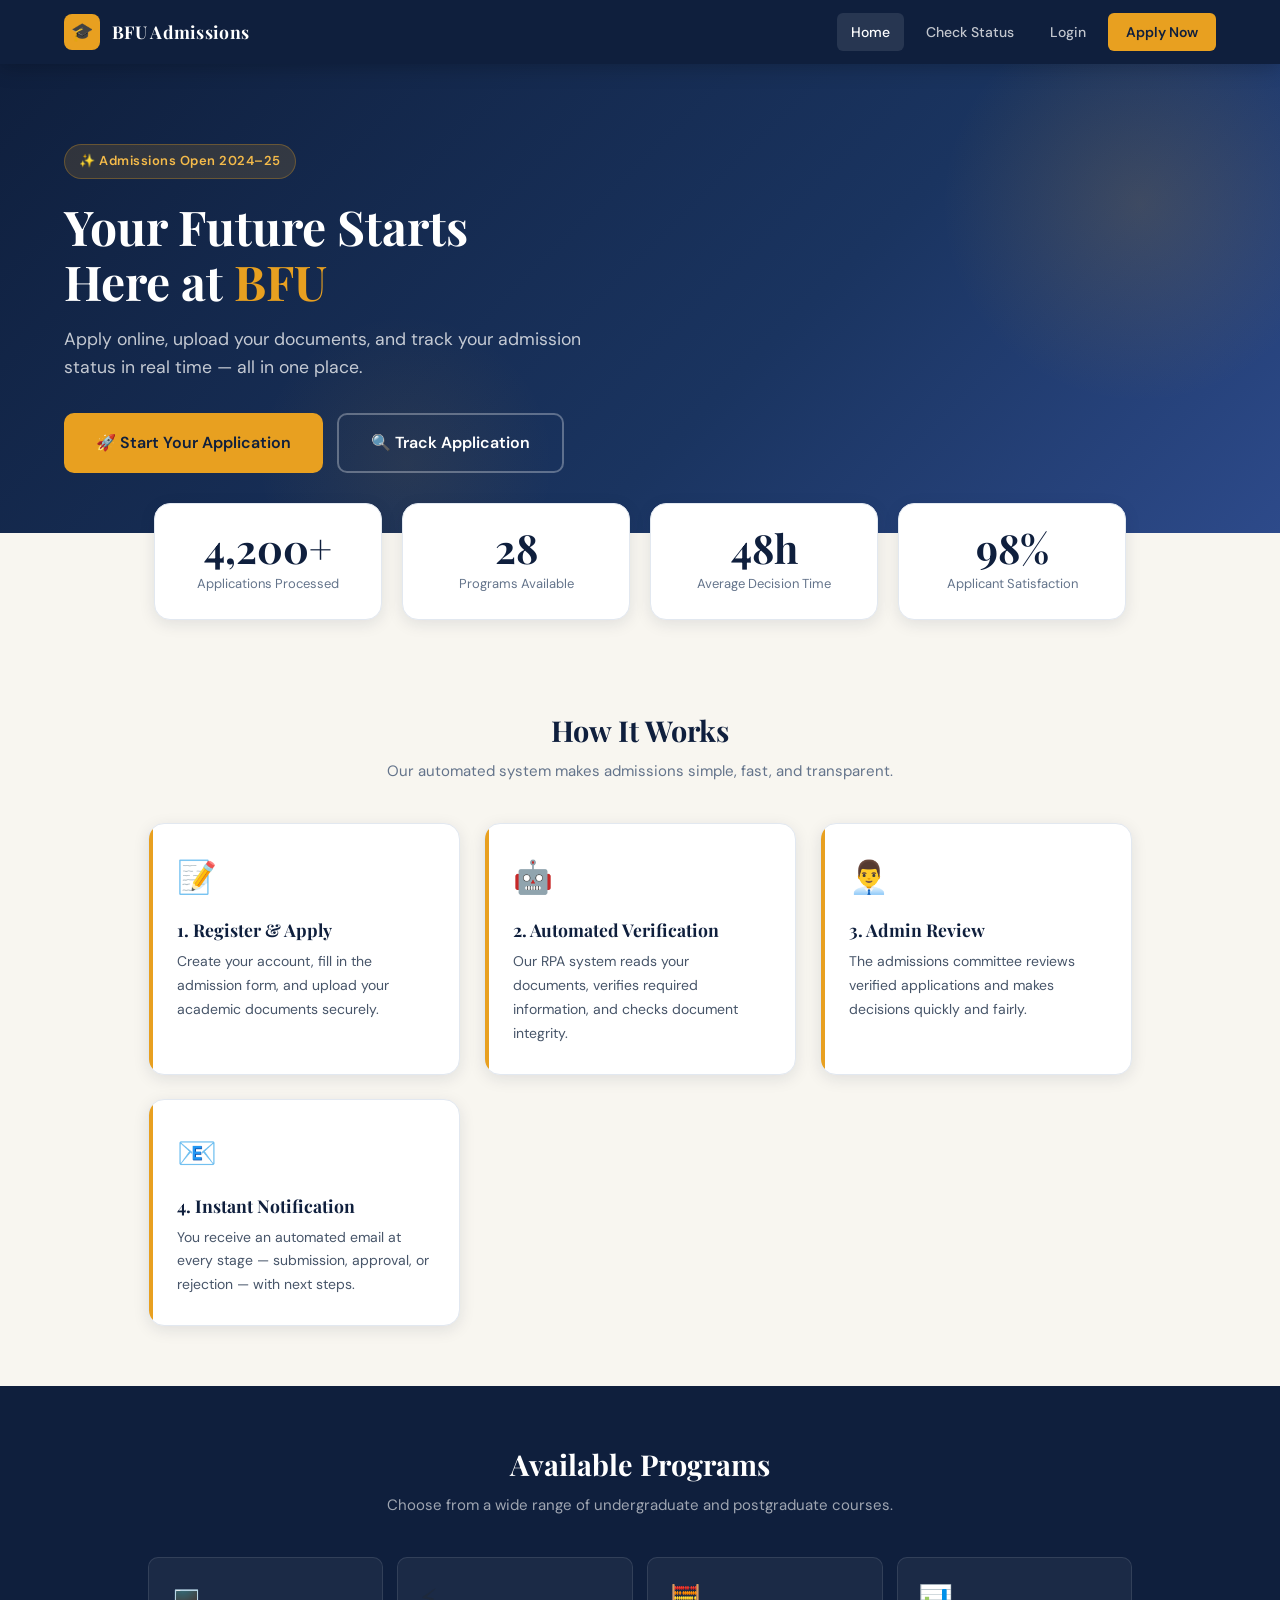
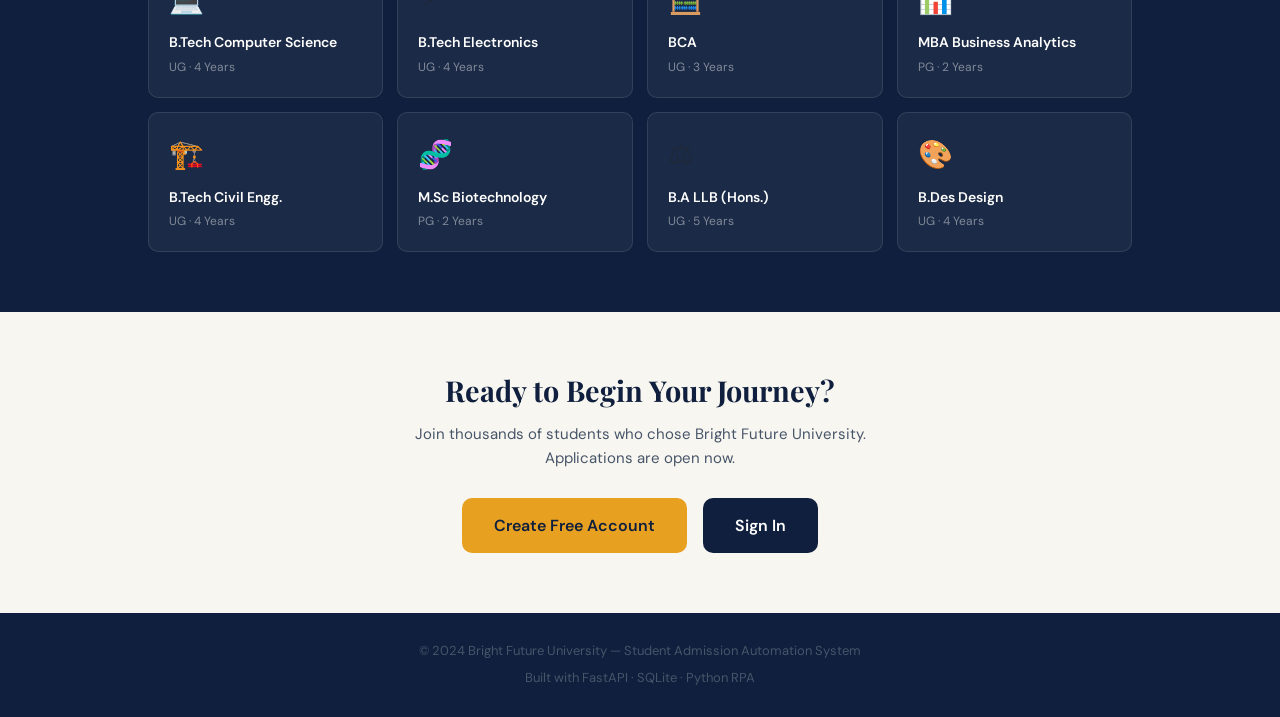
<file: frontend/index.html>
<!DOCTYPE html>
<html lang="en">
<head>
  <meta charset="UTF-8">
  <meta name="viewport" content="width=device-width, initial-scale=1.0">
  <title>Bright Future University — Admissions</title>
  <link rel="stylesheet" href="style.css">
</head>
<body>

<!-- ─── NAVBAR ─── -->
<nav class="navbar">
  <a href="index.html" class="navbar-brand">
    <div class="logo-icon">🎓</div>
    <span>BFU Admissions</span>
  </a>
  <div class="navbar-links">
    <a href="index.html" class="nav-link active">Home</a>
    <a href="status.html" class="nav-link">Check Status</a>
    <a href="login.html" class="nav-link nav-guest">Login</a>
    <a href="register.html" class="nav-link nav-btn nav-guest">Apply Now</a>
    <a href="apply.html" class="nav-link nav-auth hidden">My Application</a>
    <a href="admin.html" class="nav-link nav-admin hidden">Admin</a>
    <a href="#" onclick="logout()" class="nav-link nav-auth hidden" style="color:#fca5a5;">Logout</a>
  </div>
</nav>

<!-- ─── HERO ─── -->
<section class="hero">
  <div class="hero-content">
    <div class="hero-badge">✨ Admissions Open 2024–25</div>
    <h1>Your Future Starts<br>Here at <span>BFU</span></h1>
    <p>Apply online, upload your documents, and track your admission status in real time — all in one place.</p>
    <div class="hero-actions">
      <a href="register.html" class="btn btn-primary btn-lg">🚀 Start Your Application</a>
      <a href="status.html" class="btn btn-outline btn-lg">🔍 Track Application</a>
    </div>
  </div>
</section>

<!-- ─── STATS ─── -->
<div class="container">
  <div class="stats-grid" style="margin-top:-30px;position:relative;z-index:10;">
    <div class="stat-card">
      <div class="stat-number">4,200+</div>
      <div class="stat-label">Applications Processed</div>
    </div>
    <div class="stat-card">
      <div class="stat-number">28</div>
      <div class="stat-label">Programs Available</div>
    </div>
    <div class="stat-card">
      <div class="stat-number">48h</div>
      <div class="stat-label">Average Decision Time</div>
    </div>
    <div class="stat-card">
      <div class="stat-number">98%</div>
      <div class="stat-label">Applicant Satisfaction</div>
    </div>
  </div>
</div>

<!-- ─── HOW IT WORKS ─── -->
<section class="section">
  <div class="container">
    <div class="section-title">
      <h2>How It Works</h2>
      <p>Our automated system makes admissions simple, fast, and transparent.</p>
    </div>

    <div class="features-grid">
      <div class="feature-card">
        <div class="feature-icon">📝</div>
        <h3>1. Register & Apply</h3>
        <p>Create your account, fill in the admission form, and upload your academic documents securely.</p>
      </div>
      <div class="feature-card">
        <div class="feature-icon">🤖</div>
        <h3>2. Automated Verification</h3>
        <p>Our RPA system reads your documents, verifies required information, and checks document integrity.</p>
      </div>
      <div class="feature-card">
        <div class="feature-icon">👨‍💼</div>
        <h3>3. Admin Review</h3>
        <p>The admissions committee reviews verified applications and makes decisions quickly and fairly.</p>
      </div>
      <div class="feature-card">
        <div class="feature-icon">📧</div>
        <h3>4. Instant Notification</h3>
        <p>You receive an automated email at every stage — submission, approval, or rejection — with next steps.</p>
      </div>
    </div>
  </div>
</section>

<!-- ─── PROGRAMS ─── -->
<section class="section" style="background:var(--navy);padding:60px 5%;">
  <div class="container">
    <div class="section-title">
      <h2 style="color:var(--white);">Available Programs</h2>
      <p style="color:rgba(255,255,255,0.6);">Choose from a wide range of undergraduate and postgraduate courses.</p>
    </div>
    <div style="display:grid;grid-template-columns:repeat(auto-fit,minmax(200px,1fr));gap:16px;">
      <div id="programs-list"></div>
    </div>

    <div style="display:grid;grid-template-columns:repeat(auto-fill,minmax(200px,1fr));gap:12px;">
      <!-- Programs generated by JS -->
    </div>
    <div id="programs-grid" style="display:grid;grid-template-columns:repeat(auto-fill,minmax(220px,1fr));gap:14px;"></div>
  </div>
</section>

<!-- ─── CTA ─── -->
<section class="section" style="text-align:center;">
  <div class="container">
    <h2>Ready to Begin Your Journey?</h2>
    <p style="margin:12px 0 28px;max-width:500px;display:block;margin-left:auto;margin-right:auto;">
      Join thousands of students who chose Bright Future University. Applications are open now.
    </p>
    <a href="register.html" class="btn btn-primary btn-lg">Create Free Account</a>
    &nbsp;&nbsp;
    <a href="login.html" class="btn btn-secondary btn-lg">Sign In</a>
  </div>
</section>

<!-- ─── FOOTER ─── -->
<footer>
  <p>© 2024 Bright Future University — Student Admission Automation System</p>
  <p style="margin-top:6px;">Built with FastAPI · SQLite · Python RPA</p>
</footer>

<script src="script.js"></script>
<script>
  // Dynamically render programs
  const programs = [
    { icon: "💻", name: "B.Tech Computer Science", level: "UG · 4 Years" },
    { icon: "⚡", name: "B.Tech Electronics", level: "UG · 4 Years" },
    { icon: "🧮", name: "BCA", level: "UG · 3 Years" },
    { icon: "📊", name: "MBA Business Analytics", level: "PG · 2 Years" },
    { icon: "🏗️", name: "B.Tech Civil Engg.", level: "UG · 4 Years" },
    { icon: "🧬", name: "M.Sc Biotechnology", level: "PG · 2 Years" },
    { icon: "⚖️", name: "B.A LLB (Hons.)", level: "UG · 5 Years" },
    { icon: "🎨", name: "B.Des Design", level: "UG · 4 Years" },
  ];

  const grid = document.getElementById("programs-grid");
  programs.forEach(p => {
    grid.innerHTML += `
      <div style="background:rgba(255,255,255,0.05);border:1px solid rgba(255,255,255,0.1);
                  border-radius:10px;padding:20px;transition:all 0.2s;"
           onmouseover="this.style.background='rgba(232,160,32,0.1)'"
           onmouseout="this.style.background='rgba(255,255,255,0.05)'">
        <div style="font-size:28px;margin-bottom:8px;">${p.icon}</div>
        <div style="color:var(--white);font-weight:600;font-size:14px;">${p.name}</div>
        <div style="color:rgba(255,255,255,0.45);font-size:12px;margin-top:4px;">${p.level}</div>
      </div>
    `;
  });
</script>
</body>
</html>
</file>
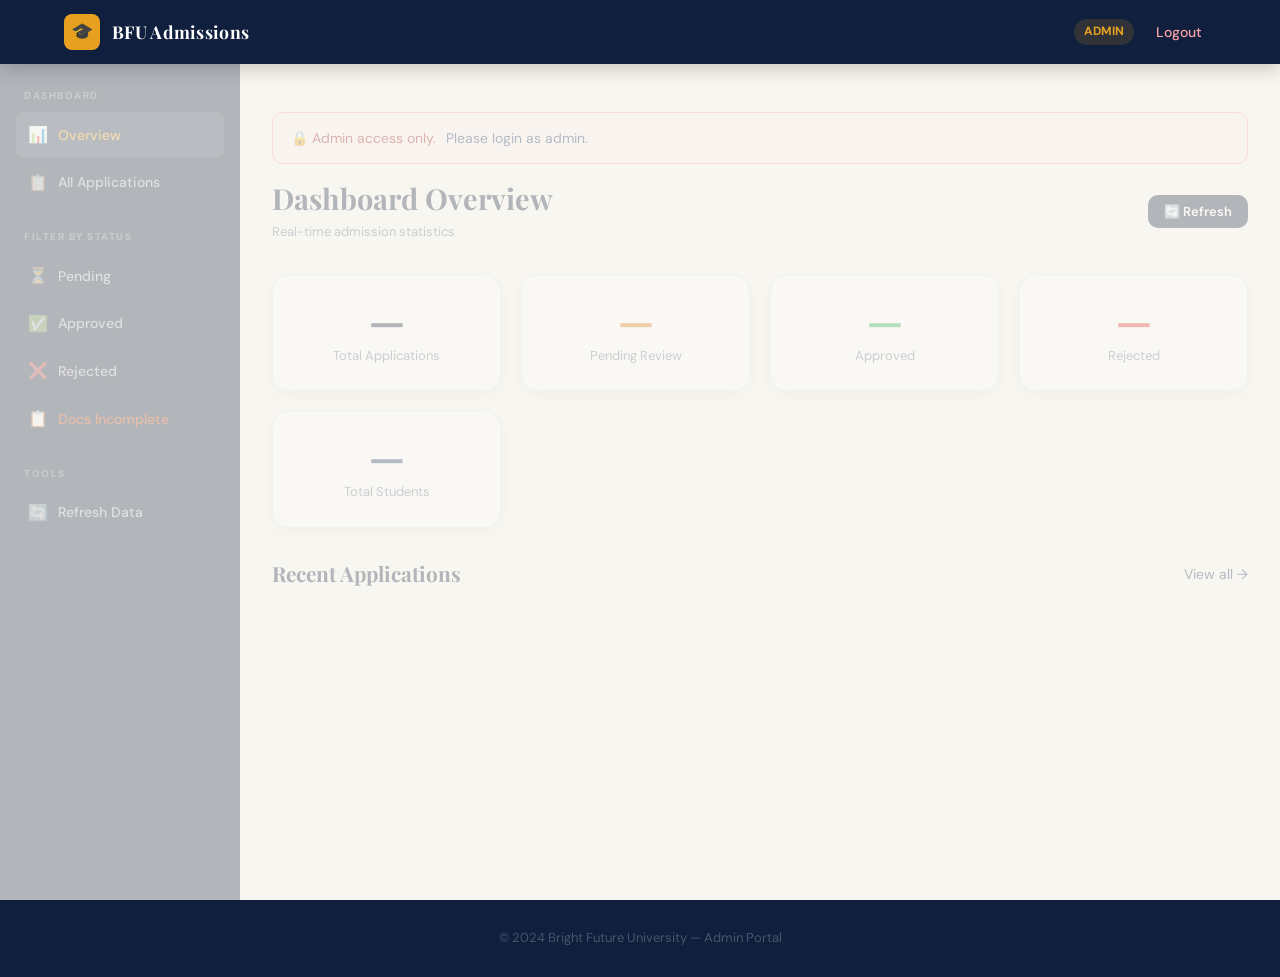
<file: frontend/admin.html>
<!DOCTYPE html>
<html lang="en">
<head>
  <meta charset="UTF-8">
  <meta name="viewport" content="width=device-width, initial-scale=1.0">
  <title>Admin Dashboard — BFU Admissions</title>
  <link rel="stylesheet" href="style.css">
  <style>
    /* ── RPA Verification Panel ─────────────────────────────────── */
    .rpa-panel {
      background: linear-gradient(135deg, #0f172a 0%, #1e293b 100%);
      border-radius: 10px;
      padding: 18px;
      margin-top: 12px;
      color: #f8fafc;
    }
    .rpa-panel-title {
      font-size: 13px;
      font-weight: 700;
      color: #7dd3fc;
      margin: 0 0 14px;
      display: flex;
      align-items: center;
      gap: 8px;
    }
    .rpa-check-row {
      display: flex;
      align-items: flex-start;
      gap: 10px;
      padding: 8px 0;
      border-bottom: 1px solid rgba(255,255,255,0.08);
      font-size: 13px;
    }
    .rpa-check-row:last-child { border-bottom: none; }
    .rpa-check-icon { font-size: 16px; flex-shrink: 0; margin-top: 1px; }
    .rpa-check-label { flex: 1; line-height: 1.5; }
    .rpa-check-label strong { color: #e2e8f0; }
    .rpa-check-label .issues { color: #fca5a5; font-size: 12px; margin-top: 3px; }
    .rpa-running {
      background: rgba(251,191,36,0.12);
      border: 1px solid rgba(251,191,36,0.3);
      border-radius: 8px;
      padding: 12px 14px;
      color: #fde68a;
      font-size: 13px;
      display: flex;
      align-items: center;
      gap: 10px;
    }
    .category-pill {
      display: inline-block;
      font-size: 11px;
      font-weight: 700;
      padding: 2px 10px;
      border-radius: 999px;
      background: rgba(124,58,237,0.15);
      color: #a78bfa;
      margin-left: 6px;
    }
  </style>
</head>
<body>

<nav class="navbar">
  <a href="index.html" class="navbar-brand">
    <div class="logo-icon">🎓</div>
    <span>BFU Admissions</span>
  </a>
  <div class="navbar-links">
    <span id="nav-user-name" style="color:rgba(255,255,255,0.6);font-size:14px;"></span>
    <span style="color:var(--amber);font-size:12px;font-weight:700;padding:3px 10px;background:rgba(232,160,32,0.15);border-radius:999px;margin-left:4px;">ADMIN</span>
    <a href="#" onclick="logout()" class="nav-link" style="color:#fca5a5;">Logout</a>
  </div>
</nav>

<div class="admin-layout">

  <!-- ── SIDEBAR ── -->
  <aside class="sidebar">
    <div class="sidebar-section">
      <div class="sidebar-label">Dashboard</div>
      <a href="#" class="sidebar-link active" onclick="showSection('overview')">
        <span class="icon">📊</span> Overview
      </a>
      <a href="#" class="sidebar-link" onclick="showSection('applications')">
        <span class="icon">📋</span> All Applications
      </a>
    </div>
    <div class="sidebar-section">
      <div class="sidebar-label">Filter by Status</div>
      <a href="#" class="sidebar-link" onclick="filterApps('Pending')">
        <span class="icon">⏳</span> Pending
      </a>
      <a href="#" class="sidebar-link" onclick="filterApps('Approved')">
        <span class="icon">✅</span> Approved
      </a>
      <a href="#" class="sidebar-link" onclick="filterApps('Rejected')">
        <span class="icon">❌</span> Rejected
      </a>
      <a href="#" class="sidebar-link" onclick="filterApps('Docs Incomplete')"
         style="color:#c2410c;">
        <span class="icon">📋</span> Docs Incomplete
      </a>
    </div>
    <div class="sidebar-section">
      <div class="sidebar-label">Tools</div>
      <a href="#" class="sidebar-link" onclick="loadApps(); showSection('applications')">
        <span class="icon">🔄</span> Refresh Data
      </a>
    </div>
  </aside>

  <!-- ── MAIN CONTENT ── -->
  <main class="admin-main">

    <!-- Auth Guard -->
    <div id="auth-guard" class="hidden">
      <div class="alert alert-error">
        🔒 Admin access only. <a href="login.html">Please login as admin.</a>
      </div>
    </div>

    <!-- Overview Section -->
    <div id="section-overview">
      <div style="display:flex;align-items:center;justify-content:space-between;margin-bottom:24px;">
        <div>
          <h2 style="margin-bottom:4px;">Dashboard Overview</h2>
          <p class="text-muted text-small">Real-time admission statistics</p>
        </div>
        <button onclick="loadStats(); loadApps();" class="btn btn-secondary btn-sm">🔄 Refresh</button>
      </div>

      <!-- Stats Cards -->
      <div class="stats-grid" id="stats-grid">
        <div class="stat-card"><div class="stat-number" id="stat-total">—</div><div class="stat-label">Total Applications</div></div>
        <div class="stat-card"><div class="stat-number" id="stat-pending" style="color:var(--warning);">—</div><div class="stat-label">Pending Review</div></div>
        <div class="stat-card"><div class="stat-number" id="stat-approved" style="color:var(--success);">—</div><div class="stat-label">Approved</div></div>
        <div class="stat-card"><div class="stat-number" id="stat-rejected" style="color:var(--error);">—</div><div class="stat-label">Rejected</div></div>
        <div class="stat-card"><div class="stat-number" id="stat-students" style="color:var(--navy-mid);">—</div><div class="stat-label">Total Students</div></div>
      </div>

      <!-- Recent Applications Preview -->
      <div style="margin-top:32px;">
        <div style="display:flex;align-items:center;justify-content:space-between;margin-bottom:16px;">
          <h3>Recent Applications</h3>
          <a href="#" onclick="showSection('applications')" style="font-size:14px;">View all →</a>
        </div>
        <div id="recent-apps-table"></div>
      </div>
    </div>

    <!-- Applications Section -->
    <div id="section-applications" class="hidden">
      <div style="display:flex;align-items:center;justify-content:space-between;margin-bottom:24px;flex-wrap:gap;">
        <div>
          <h2 id="apps-section-title">All Applications</h2>
          <p class="text-muted text-small" id="apps-count">Loading...</p>
        </div>
        <div style="display:flex;gap:8px;flex-wrap:wrap;">
          <button onclick="filterApps('')" class="btn btn-secondary btn-sm">All</button>
          <button onclick="filterApps('Pending')" class="btn btn-sm" style="background:var(--warning-bg);color:var(--warning);border:1px solid #fcd34d;">⏳ Pending</button>
          <button onclick="filterApps('Approved')" class="btn btn-sm" style="background:var(--success-bg);color:var(--success);border:1px solid #86efac;">✅ Approved</button>
          <button onclick="filterApps('Rejected')" class="btn btn-sm" style="background:var(--error-bg);color:var(--error);border:1px solid #fca5a5;">❌ Rejected</button>
          <button onclick="filterApps('Docs Incomplete')" class="btn btn-sm" style="background:#fff7ed;color:#c2410c;border:1px solid #fdba74;">📋 Docs Incomplete</button>
        </div>
      </div>

      <div id="apps-table-container"></div>
    </div>

  </main>
</div>

<!-- ── REVIEW MODAL ── -->
<div id="review-modal" class="modal-overlay hidden">
  <div class="modal-box" style="max-width:700px;max-height:90vh;overflow-y:auto;">
    <div class="modal-header">
      <h3 id="modal-title">Review Application</h3>
      <button class="modal-close" onclick="closeModal()">✕</button>
    </div>

    <div id="modal-app-details"></div>

    <div class="form-group" style="margin-top:16px;">
      <label for="modal-notes">Admin Notes / Reason</label>
      <textarea id="modal-notes" placeholder="Add notes for the student (optional for approval, recommended for rejection)..." style="min-height:80px;"></textarea>
    </div>

    <div style="display:flex;gap:12px;margin-top:8px;">
      <button id="approve-btn" class="btn btn-success" style="flex:1;justify-content:center;" onclick="submitDecision('approve')">
        ✅ Approve
      </button>
      <button id="reject-btn" class="btn btn-danger" style="flex:1;justify-content:center;" onclick="submitDecision('reject')">
        ❌ Reject
      </button>
      <button class="btn btn-secondary btn-sm" onclick="closeModal()">Cancel</button>
    </div>

    <div id="modal-alert"></div>
  </div>
</div>

<footer>
  <p>© 2024 Bright Future University — Admin Portal</p>
</footer>

<script src="script.js"></script>
<script>
  // ── Auth Guard ──
  const user = Auth.get();
  if (!user || user.role !== "admin") {
    document.getElementById("auth-guard").classList.remove("hidden");
    document.querySelector(".admin-layout").style.opacity = "0.3";
    document.querySelector(".admin-layout").style.pointerEvents = "none";
  } else {
    document.getElementById("nav-user-name").textContent = user.name;
    loadStats();
    loadApps();
  }

  // ── Section Navigation ──
  function showSection(name) {
    document.getElementById("section-overview").classList.toggle("hidden", name !== "overview");
    document.getElementById("section-applications").classList.toggle("hidden", name !== "applications");
    document.querySelectorAll(".sidebar-link").forEach(l => l.classList.remove("active"));
  }

  // ── Load Stats ──
  async function loadStats() {
    const result = await apiFetch("/admin/stats");
    if (result.success) {
      const d = result.data;
      document.getElementById("stat-total").textContent = d.total_applications;
      document.getElementById("stat-pending").textContent = d.pending;
      document.getElementById("stat-approved").textContent = d.approved;
      document.getElementById("stat-rejected").textContent = d.rejected;
      document.getElementById("stat-students").textContent = d.total_students;
    }
  }

  // ── Load Applications ──
  let currentApps = [];

  async function loadApps(statusFilter = "") {
    const url = statusFilter ? `/admin/applications?status_filter=${statusFilter}` : "/admin/applications";
    const result = await apiFetch(url);

    if (!result.success) {
      document.getElementById("apps-table-container").innerHTML =
        `<div class="alert alert-error">Failed to load applications: ${result.error}</div>`;
      return;
    }

    currentApps = result.data.applications;
    renderAppsTable(currentApps, document.getElementById("apps-table-container"));

    // Recent (first 5) for overview
    renderAppsTable(currentApps.slice(0, 5), document.getElementById("recent-apps-table"), true);

    document.getElementById("apps-count").textContent = `Showing ${currentApps.length} application(s)`;
  }

  function filterApps(status) {
    showSection("applications");
    document.getElementById("apps-section-title").textContent =
      status ? `${status} Applications` : "All Applications";
    loadApps(status);
  }

  // ── Render Table ──
  function renderAppsTable(apps, container, compact = false) {
    if (!container) return;

    if (apps.length === 0) {
      container.innerHTML = `
        <div style="text-align:center;padding:48px;color:var(--slate);">
          <div style="font-size:48px;margin-bottom:12px;">📭</div>
          <p>No applications found.</p>
        </div>`;
      return;
    }

    container.innerHTML = `
      <div class="table-wrapper">
        <table>
          <thead>
            <tr>
              <th>#ID</th>
              <th>Student Name</th>
              <th>Email</th>
              <th>Course</th>
              <th>Status</th>
              <th>Submitted</th>
              ${compact ? "" : "<th>Action</th>"}
            </tr>
          </thead>
          <tbody>
            ${apps.map(app => `
              <tr>
                <td><strong>#${app.id}</strong></td>
                <td>${app.student_name}</td>
                <td style="font-size:12px;color:var(--slate);">${app.student_email}</td>
                <td style="font-size:13px;">${app.course}</td>
                <td>${getStatusBadge(app.status)}</td>
                <td style="font-size:12px;color:var(--slate);">${formatDate(app.created_at)}</td>
                ${compact ? "" : `
                  <td>
                    ${app.status === "Pending" ? `
                      <button onclick="openReviewModal(${app.id})" class="btn btn-secondary btn-sm">
                        👁 Review
                      </button>
                    ` : `<span style="color:var(--slate-light);font-size:13px;">—</span>`}
                  </td>
                `}
              </tr>
            `).join("")}
          </tbody>
        </table>
      </div>
    `;
  }

  // ── Review Modal ──
  let currentReviewId = null;

  async function openReviewModal(appId) {
    currentReviewId = appId;
    document.getElementById("modal-notes").value = "";
    clearAlert("modal-alert");

    const result = await apiFetch(`/admin/applications/${appId}`);
    if (!result.success) {
      alert("Failed to load application details.");
      return;
    }

    const app = result.data;
    document.getElementById("modal-title").textContent = `Review Application #${app.id}`;

    // Build document links using the document_urls array returned by the API
    // Falls back to parsing the raw documents string if needed
    const docLinksHtml = buildDocumentLinks(app.document_urls, app.documents);

    // Build RPA verification report panel
    const rpaHtml = buildRpaPanel(app);

    // Category badge
    const cat = app.caste_category || 'General';
    const catColors = { General:'#2563eb', OBC:'#7c3aed', 'OBC-NCL':'#b45309', SC:'#dc2626', ST:'#059669' };
    const catColor = catColors[cat] || '#2563eb';

    document.getElementById("modal-app-details").innerHTML = `
      <div style="background:var(--off-white);border-radius:8px;padding:16px;margin-bottom:4px;">
        <table style="width:100%;border-collapse:collapse;">
          ${[
            ["Student", app.student_name],
            ["Email", app.student_email],
            ["Course", `<strong>${app.course}</strong>`],
            ["Full Name", app.full_name],
            ["Phone", app.phone || "—"],
            ["Address", app.address || "—"],
            ["Category", `<strong style="color:${catColor}">${cat}</strong>` + (app.annual_income ? `  <span style="font-size:12px;color:var(--slate);">Income: ${app.annual_income}</span>` : "")],
            ["Submitted", formatDate(app.created_at)],
          ].map(([k, v]) => `
            <tr>
              <td style="padding:6px 8px;color:var(--slate);font-size:12px;width:35%;vertical-align:top;">${k}</td>
              <td style="padding:6px 8px;font-size:13px;">${v}</td>
            </tr>
          `).join("")}
        </table>
      </div>

      <!-- RPA Verification Report -->
      ${rpaHtml}

      <!-- Documents Section -->
      <div style="margin-top:12px;">
        <div style="font-size:13px;font-weight:600;color:var(--navy);margin-bottom:8px;">
          📂 Uploaded Documents
        </div>
        ${docLinksHtml}
      </div>
    `;

    document.getElementById("review-modal").classList.remove("hidden");
  }

  // ── RPA Panel Builder ──────────────────────────────────────────────────
  function buildRpaPanel(app) {
    if (!app.rpa_verified) {
      return `
        <div class="rpa-panel">
          <div class="rpa-panel-title">🤖 RPA Automatic Verification</div>
          <div class="rpa-running">
            <span style="font-size:20px;">⏳</span>
            <span>Document verification is <strong>running in the background</strong>.
            Refresh this application in a few seconds to see the result.</span>
          </div>
        </div>`;
    }

    let report;
    try { report = JSON.parse(app.rpa_result); } catch(e) { report = null; }
    if (!report) return ""; // no report yet

    const overall = report.overall_passed;
    const acad = report.academic || {};
    const caste = report.caste || {};
    const runAt = report.run_at ? new Date(report.run_at).toLocaleString('en-IN') : '—';

    const acadIcon  = acad.passed  ? '✅' : '❌';
    const casteIcon = caste.passed ? '✅' : '❌';

    const acadIssues = (acad.documents || [])
      .flatMap(d => d.issues || [])
      .map(i => `<div class="issues">• ${i}</div>`);
    const casteIssues = (caste.issues || [])
      .map(i => `<div class="issues">• ${i}</div>`);

    const missing = report.missing_docs || [];
    const missingHtml = missing.length
      ? `<div style="margin-top:10px;background:rgba(252,165,165,0.1);border:1px solid rgba(252,165,165,0.3);border-radius:6px;padding:10px 12px;font-size:12px;color:#fca5a5;">
           <strong>Missing / unverified documents:</strong>
           <ul style="margin:4px 0 0 14px;padding:0;">${missing.map(m => `<li>${m}</li>`).join('')}</ul>
         </div>`
      : '';

    return `
      <div class="rpa-panel">
        <div class="rpa-panel-title">
          🤖 RPA Automatic Verification
          <span style="margin-left:auto;font-size:11px;font-weight:400;color:#94a3b8;">ran: ${runAt}</span>
          <span style="margin-left:8px;font-size:13px;">${overall ? '✅ All Clear' : '⚠️ Issues Found'}</span>
        </div>

        <div class="rpa-check-row">
          <span class="rpa-check-icon">${acadIcon}</span>
          <div class="rpa-check-label">
            <strong>Academic Documents</strong> —
            ${acad.passed_docs || 0}/${acad.total_docs || 0} documents verified
            ${acadIssues.length ? '<br>' + acadIssues.join('') : ''}
          </div>
        </div>

        <div class="rpa-check-row">
          <span class="rpa-check-icon">${casteIcon}</span>
          <div class="rpa-check-label">
            <strong>Category / Caste Documents</strong>
            ${caste.caste_cert_required || caste.income_cert_required
              ? ` — ${caste.caste_cert_required ? 'Caste Cert ' + (caste.caste_cert_ok ? '✅' : '❌') : ''}
                  ${caste.income_cert_required ? ' &nbsp; Income/NCL Cert ' + (caste.income_cert_ok ? '✅' : '❌') : ''}`
              : ' — Not required (General category)'}
            ${casteIssues.length ? '<br>' + casteIssues.join('') : ''}
          </div>
        </div>

        ${missingHtml}
      </div>`;
  }

  /**
   * Build clickable document links with inline previews.
   * @param {string[]} docUrls   - Array of URL paths like ["/uploads/student_1/abc.pdf"]
   * @param {string}   rawPaths  - Fallback: raw comma-separated paths from DB
   */
  function buildDocumentLinks(docUrls, rawPaths) {
    // Prefer the pre-built URL array; fall back to parsing raw paths
    let urls = [];
    if (Array.isArray(docUrls) && docUrls.length > 0) {
      urls = docUrls.map(u => ({
        url: `${API_BASE}${u}`,
        name: u.split("/").pop()
      }));
    } else if (rawPaths && rawPaths.trim()) {
      urls = rawPaths.split(",").map(p => {
        const clean = p.trim().replace(/^\.\.[\\/]uploads[\\/]/, "").replace(/^uploads[\\/]/, "");
        return { url: `${API_BASE}/uploads/${clean}`, name: clean.split("/").pop() };
      }).filter(f => f.name);
    }

    if (urls.length === 0) {
      return `<p style="color:var(--slate-light);font-size:13px;padding:8px 0;">No documents uploaded.</p>`;
    }

    return urls.map(({ url, name }, i) => {
      const ext = name.split(".").pop().toLowerCase();
      const isImage = ["jpg", "jpeg", "png", "gif", "webp", "bmp"].includes(ext);
      const isPdf = ext === "pdf";
      const icon = isPdf ? "📄" : isImage ? "🖼️" : "📁";

      return `
        <div style="border:1px solid var(--border);border-radius:8px;overflow:hidden;margin-bottom:10px;">
          <!-- File header row -->
          <div style="display:flex;align-items:center;gap:10px;padding:10px 14px;background:var(--white);">
            <span style="font-size:20px;">${icon}</span>
            <span style="flex:1;font-size:13px;color:var(--text);word-break:break-all;">${name}</span>
            <a href="${url}" target="_blank"
               style="padding:5px 12px;background:var(--navy);color:#fff;border-radius:6px;font-size:12px;font-weight:600;text-decoration:none;white-space:nowrap;">
              🔗 Open
            </a>
            <a href="${url}" download="${name}"
               style="padding:5px 12px;background:var(--amber);color:var(--navy);border-radius:6px;font-size:12px;font-weight:600;text-decoration:none;white-space:nowrap;">
              ⬇ Download
            </a>
          </div>

          <!-- Inline preview -->
          ${isImage ? `
            <div style="padding:8px;background:#f8f9fb;border-top:1px solid var(--border);">
              <img src="${url}" alt="Document ${i+1}"
                   style="max-width:100%;max-height:280px;border-radius:4px;display:block;margin:0 auto;"
                   onerror="this.parentElement.innerHTML='<p style=\\'padding:12px;color:var(--slate);font-size:13px;\\'>⚠️ Could not load image. Use the Open link above.</p>'">
            </div>
          ` : isPdf ? `
            <div style="border-top:1px solid var(--border);">
              <iframe src="${url}" width="100%" height="320"
                      style="display:block;border:none;">
              </iframe>
              <p style="padding:6px 14px;font-size:11px;color:var(--slate-light);">
                PDF not rendering? <a href="${url}" target="_blank">Open in new tab →</a>
              </p>
            </div>
          ` : `
            <div style="padding:10px 14px;background:#f8f9fb;border-top:1px solid var(--border);">
              <p style="color:var(--slate);font-size:12px;">No preview for this file type. Use Open or Download above.</p>
            </div>
          `}
        </div>
      `;
    }).join("");
  }

  function closeModal() {
    document.getElementById("review-modal").classList.add("hidden");
    currentReviewId = null;
  }

  // Close modal on backdrop click
  document.getElementById("review-modal").addEventListener("click", function(e) {
    if (e.target === this) closeModal();
  });

  async function submitDecision(action) {
    if (!currentReviewId) return;

    const notes = document.getElementById("modal-notes").value.trim();
    if (action === "reject" && !notes) {
      showAlert("modal-alert", "Please provide a reason for rejection.", "warning");
      return;
    }

    const endpoint = action === "approve"
      ? `/admin/approve/${currentReviewId}`
      : `/admin/reject/${currentReviewId}`;

    const btn = document.getElementById(action === "approve" ? "approve-btn" : "reject-btn");
    setButtonLoading(btn, true);

    const result = await apiFetch(endpoint, {
      method: "PUT",
      body: JSON.stringify({ admin_notes: notes })
    });

    setButtonLoading(btn, false, action === "approve" ? "✅ Approve" : "❌ Reject");

    if (result.success) {
      closeModal();
      showAlert("modal-alert", result.data.message, "success");
      loadStats();
      loadApps();
    } else {
      showAlert("modal-alert", result.error || "Action failed.", "error");
    }
  }
</script>
</body>
</html>
</file>
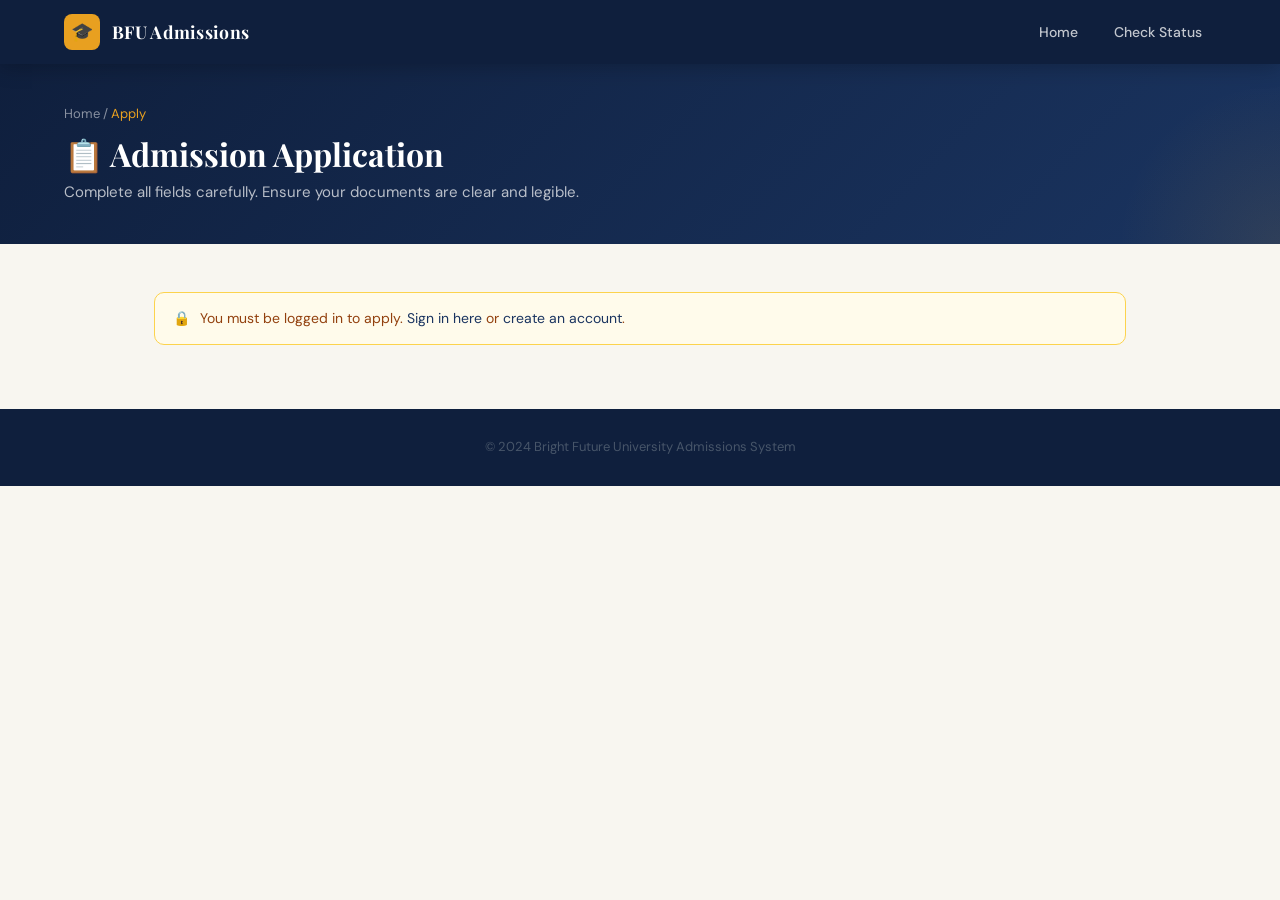
<file: frontend/apply.html>
<!DOCTYPE html>
<html lang="en">
<head>
  <meta charset="UTF-8">
  <meta name="viewport" content="width=device-width, initial-scale=1.0">
  <title>Apply — BFU Admissions</title>
  <link rel="stylesheet" href="style.css">
  <style>
    /* ── Caste section extras ──────────────────────────────────────── */
    .section-card {
      background: var(--surface, #fff);
      border: 1px solid var(--border, #e5e0d5);
      border-radius: 12px;
      padding: 24px;
      margin-bottom: 28px;
    }
    .section-title {
      font-size: 15px;
      font-weight: 700;
      margin: 0 0 20px;
      padding-bottom: 10px;
      border-bottom: 2px solid var(--border, #e5e0d5);
      display: flex;
      align-items: center;
      gap: 8px;
    }
    .caste-badge {
      display: inline-block;
      font-size: 11px;
      font-weight: 600;
      padding: 2px 8px;
      border-radius: 999px;
      background: #eff6ff;
      color: #2563eb;
      margin-left: auto;
    }
    /* Conditional upload panels */
    .conditional-upload {
      display: none;
    }
    .conditional-upload.visible {
      display: block;
    }
    /* Info callout */
    .info-callout {
      background: #eff6ff;
      border: 1px solid #bfdbfe;
      border-radius: 8px;
      padding: 12px 16px;
      font-size: 13px;
      color: #1e40af;
      margin-bottom: 16px;
      display: flex;
      gap: 10px;
      align-items: flex-start;
    }
    .info-callout.warning {
      background: #fffbeb;
      border-color: #fde68a;
      color: #92400e;
    }
    .info-callout.success {
      background: #f0fdf4;
      border-color: #86efac;
      color: #166534;
    }
    /* Mini file upload (for individual cert uploads) */
    .mini-upload {
      border: 2px dashed var(--border, #e5e0d5);
      border-radius: 8px;
      padding: 16px;
      text-align: center;
      cursor: pointer;
      transition: border-color 0.2s, background 0.2s;
      background: #fafaf8;
      font-size: 13px;
    }
    .mini-upload:hover { border-color: #2563eb; background: #eff6ff; }
    .mini-upload.has-file { border-color: #16a34a; background: #f0fdf4; }
    .mini-upload .upload-icon { font-size: 28px; margin-bottom: 6px; }
    .cert-file-name {
      font-size: 12px;
      color: #16a34a;
      font-weight: 600;
      margin-top: 4px;
      display: none;
    }
    .cert-file-name.visible { display: block; }

    /* RPA status banner */
    .rpa-banner {
      background: linear-gradient(135deg, #1e293b, #334155);
      color: #f8fafc;
      border-radius: 10px;
      padding: 14px 18px;
      font-size: 13px;
      display: flex;
      align-items: center;
      gap: 12px;
      margin-top: 16px;
    }
    .rpa-banner .rpa-icon { font-size: 22px; }
    .rpa-banner span { line-height: 1.5; }
    .rpa-banner strong { color: #7dd3fc; }
  </style>
</head>
<body>

<nav class="navbar">
  <a href="index.html" class="navbar-brand">
    <div class="logo-icon">🎓</div>
    <span>BFU Admissions</span>
  </a>
  <div class="navbar-links">
    <a href="index.html" class="nav-link">Home</a>
    <a href="status.html" class="nav-link">Check Status</a>
    <a href="apply.html" class="nav-link active nav-auth hidden">My Application</a>
    <a href="#" onclick="logout()" class="nav-link nav-auth hidden" style="color:#fca5a5;">Logout</a>
  </div>
</nav>

<div class="page-header">
  <div class="breadcrumb">Home / <span>Apply</span></div>
  <h1>📋 Admission Application</h1>
  <p>Complete all fields carefully. Ensure your documents are clear and legible.</p>
</div>

<div class="container" style="padding-top:32px;padding-bottom:48px;">

  <!-- Auth check message (shown if not logged in) -->
  <div id="auth-warning" class="hidden">
    <div class="alert alert-warning">
      <span>🔒</span>
      <div>
        You must be logged in to apply.
        <a href="login.html">Sign in here</a> or <a href="register.html">create an account</a>.
      </div>
    </div>
  </div>

  <!-- Already applied message -->
  <div id="already-applied" class="hidden">
    <div class="card" style="text-align:center;padding:48px;">
      <div style="font-size:64px;margin-bottom:16px;">📬</div>
      <h2>Application Already Submitted</h2>
      <p style="margin:12px 0 24px;">You have already submitted an admission application.</p>
      <div id="existing-app-info"></div>
      <a href="status.html" class="btn btn-primary" style="margin-top:20px;">🔍 Track Your Application</a>
    </div>
  </div>

  <!-- Application Form -->
  <div id="application-form-container">
    <div class="form-container" style="max-width:720px;">
      <div id="alert-box"></div>

      <form id="apply-form" novalidate>

        <!-- ══ Section 1: Personal Info ══════════════════════════════ -->
        <div class="section-card">
          <h3 class="section-title">👤 Personal Information</h3>

          <div class="form-group">
            <label for="full-name">Full Name (as per certificate) <span class="required">*</span></label>
            <input type="text" id="full-name" placeholder="e.g. Rahul Kumar Sharma">
          </div>

          <div class="form-row">
            <div class="form-group">
              <label for="email-display">Email Address</label>
              <input type="email" id="email-display" disabled style="background:#f8f6f0;color:var(--slate);">
            </div>
            <div class="form-group">
              <label for="phone">Phone Number <span class="required">*</span></label>
              <input type="tel" id="phone" placeholder="10-digit mobile number" maxlength="10">
            </div>
          </div>

          <div class="form-group">
            <label for="address">Residential Address <span class="required">*</span></label>
            <textarea id="address" placeholder="Full address including city, state and PIN code"></textarea>
          </div>
        </div>

        <!-- ══ Section 2: Caste & Income ═════════════════════════════ -->
        <div class="section-card">
          <h3 class="section-title">
            🏫 Category &amp; Income Details
            <span class="caste-badge" id="category-badge">General</span>
          </h3>

          <div class="info-callout" id="category-info">
            ℹ️ <span>Select your <strong>caste category</strong> to see which additional documents are required for your application.</span>
          </div>

          <div class="form-row">
            <div class="form-group">
              <label for="caste-category">Caste Category <span class="required">*</span></label>
              <select id="caste-category" onchange="handleCasteChange()">
                <option value="General">General (No reservation)</option>
                <option value="OBC">OBC — Other Backward Class</option>
                <option value="OBC-NCL">OBC-NCL — Non Creamy Layer</option>
                <option value="SC">SC — Scheduled Caste</option>
                <option value="ST">ST — Scheduled Tribe</option>
              </select>
            </div>
            <div class="form-group">
              <label for="annual-income">Annual Family Income <span class="required" id="income-required-star" style="display:none;">*</span></label>
              <select id="annual-income">
                <option value="">— Select income range —</option>
                <option value="Below 1 Lakh">Below ₹1 Lakh</option>
                <option value="1-2.5 Lakh">₹1 – ₹2.5 Lakh</option>
                <option value="2.5-5 Lakh">₹2.5 – ₹5 Lakh</option>
                <option value="5-8 Lakh">₹5 – ₹8 Lakh</option>
                <option value="Above 8 Lakh">Above ₹8 Lakh</option>
              </select>
            </div>
          </div>

          <!-- Caste Certificate upload (SC / ST / OBC / OBC-NCL) -->
          <div class="conditional-upload" id="caste-cert-section">
            <div class="form-group">
              <label for="caste-cert-upload">
                Caste Certificate <span class="required">*</span>
                <span style="font-size:11px;font-weight:400;color:var(--slate-light);margin-left:6px;">
                  (Issued by Tehsildar / SDO / District Magistrate)
                </span>
              </label>
              <div class="mini-upload" id="caste-cert-zone"
                   onclick="document.getElementById('caste-cert-input').click()">
                <div class="upload-icon">📜</div>
                <p><strong>Click to upload Caste Certificate</strong></p>
                <p style="color:#64748b;font-size:12px;">PDF, JPG, PNG — Max 5MB</p>
                <div class="cert-file-name" id="caste-cert-name"></div>
              </div>
              <input type="file" id="caste-cert-input" accept=".pdf,.jpg,.jpeg,.png"
                     style="display:none;" onchange="handleCertUpload('caste')">
            </div>
          </div>

          <!-- Income / NCL Certificate upload (OBC-NCL only) -->
          <div class="conditional-upload" id="income-cert-section">
            <div class="form-group">
              <label for="income-cert-upload">
                Income / Non-Creamy Layer Certificate <span class="required">*</span>
                <span style="font-size:11px;font-weight:400;color:var(--slate-light);margin-left:6px;">
                  (Must state annual income below ₹8 Lakh)
                </span>
              </label>
              <div class="mini-upload" id="income-cert-zone"
                   onclick="document.getElementById('income-cert-input').click()">
                <div class="upload-icon">💰</div>
                <p><strong>Click to upload Income / NCL Certificate</strong></p>
                <p style="color:#64748b;font-size:12px;">PDF, JPG, PNG — Max 5MB</p>
                <div class="cert-file-name" id="income-cert-name"></div>
              </div>
              <input type="file" id="income-cert-input" accept=".pdf,.jpg,.jpeg,.png"
                     style="display:none;" onchange="handleCertUpload('income')">
            </div>
          </div>

          <!-- Dynamic required documents summary -->
          <div id="docs-required-summary" style="display:none;margin-top:8px;">
            <div class="info-callout warning" id="docs-callout">
              <span>📋</span>
              <span id="docs-callout-text"></span>
            </div>
          </div>
        </div>

        <!-- ══ Section 3: Course ════════════════════════════════════ -->
        <div class="section-card">
          <h3 class="section-title">🎓 Course Selection</h3>
          <div class="form-group">
            <label for="course">Preferred Program <span class="required">*</span></label>
            <select id="course">
              <option value="">— Select a program —</option>
              <optgroup label="Undergraduate (UG)">
                <option value="B.Tech Computer Science">B.Tech Computer Science</option>
                <option value="B.Tech Electronics Engineering">B.Tech Electronics Engineering</option>
                <option value="B.Tech Civil Engineering">B.Tech Civil Engineering</option>
                <option value="B.Tech Mechanical Engineering">B.Tech Mechanical Engineering</option>
                <option value="BCA">BCA (Bachelor of Computer Applications)</option>
                <option value="B.Sc Physics">B.Sc Physics</option>
                <option value="B.Sc Mathematics">B.Sc Mathematics</option>
                <option value="B.A LLB">B.A LLB (Hons.)</option>
                <option value="B.Des Design">B.Des Design</option>
              </optgroup>
              <optgroup label="Postgraduate (PG)">
                <option value="MBA Business Analytics">MBA Business Analytics</option>
                <option value="M.Tech Computer Science">M.Tech Computer Science</option>
                <option value="M.Sc Biotechnology">M.Sc Biotechnology</option>
                <option value="MCA">MCA (Master of Computer Applications)</option>
              </optgroup>
            </select>
          </div>
        </div>

        <!-- ══ Section 4: Academic Documents ══════════════════════════ -->
        <div class="section-card">
          <h3 class="section-title">📂 Academic Documents</h3>
          <p class="text-small text-muted" style="margin-bottom:16px;">
            Upload your academic documents. Accepted formats: PDF, JPG, PNG (max 5MB each).
          </p>

          <div style="background:var(--amber-pale);border:1px solid var(--amber);border-radius:8px;padding:14px 16px;margin-bottom:16px;font-size:13px;">
            <strong>📋 Required Academic Documents:</strong>
            <ul style="margin:8px 0 0 16px;line-height:2;">
              <li>10th Standard Marksheet</li>
              <li>12th Standard Marksheet</li>
              <li>Transfer / Migration Certificate</li>
              <li>Character Certificate</li>
            </ul>
          </div>

          <!-- Custom file upload area -->
          <div class="file-upload-area" id="drop-zone" onclick="document.getElementById('doc-files').click()">
            <div class="upload-icon">📁</div>
            <p><strong>Click to upload</strong> or drag &amp; drop files here</p>
            <p class="upload-hint">PDF, JPG, PNG — Max 5MB per file</p>
          </div>
          <input type="file" id="doc-files" multiple accept=".pdf,.jpg,.jpeg,.png" style="display:none;">
          <div id="file-list" class="file-list"></div>
        </div>

        <!-- ══ RPA Info Banner ═══════════════════════════════════════ -->
        <div class="rpa-banner">
          <span class="rpa-icon">🤖</span>
          <span>
            <strong>Automated Verification:</strong> After you submit, our RPA system will automatically
            verify all your documents and send you an email with the verification result within minutes.
          </span>
        </div>

        <!-- Submit -->
        <button type="submit" id="submit-btn" class="btn btn-primary btn-lg"
                style="width:100%;justify-content:center;margin-top:24px;">
          🚀 Submit Application
        </button>
        <p class="text-center text-small text-muted" style="margin-top:12px;">
          By submitting, you confirm all information is accurate and documents are genuine.
        </p>
      </form>
    </div>
  </div>
</div>

<footer>
  <p>© 2024 Bright Future University Admissions System</p>
</footer>

<script src="script.js"></script>
<script>
  // ── Auth guard ──────────────────────────────────────────────────────
  const user = Auth.get();

  if (!user || user.role !== "student") {
    document.getElementById("auth-warning").classList.remove("hidden");
    document.getElementById("application-form-container").classList.add("hidden");
  } else {
    document.getElementById("email-display").value = user.email;
    checkExistingApplication();
  }

  async function checkExistingApplication() {
    if (!user) return;
    const result = await apiFetch(`/student/my-application/${user.user_id}`);
    if (result.success && result.data.application) {
      const app = result.data.application;
      document.getElementById("application-form-container").classList.add("hidden");
      document.getElementById("already-applied").classList.remove("hidden");
      document.getElementById("existing-app-info").innerHTML = `
        <div style="display:inline-grid;grid-template-columns:auto auto;gap:8px 24px;text-align:left;margin:0 auto;">
          <span class="text-muted">Application ID:</span><strong>#${app.id}</strong>
          <span class="text-muted">Course:</span><strong>${app.course}</strong>
          <span class="text-muted">Category:</span><strong>${app.caste_category || 'General'}</strong>
          <span class="text-muted">Status:</span>${getStatusBadge(app.status)}
          <span class="text-muted">Submitted:</span><span>${formatDate(app.created_at)}</span>
          <span class="text-muted">Docs Verified:</span><span>${app.rpa_verified ? '✅ Verified by RPA' : '⏳ Pending verification'}</span>
        </div>
      `;
    }
  }

  // ── Caste category logic ────────────────────────────────────────────
  const RESERVED_CATS  = ["OBC", "OBC-NCL", "SC", "ST"];
  const NCL_CATS       = ["OBC-NCL"];

  const CATEGORY_INFO = {
    "General":  { label: "General",  color: "#2563eb", desc: "No additional documents required for category." },
    "OBC":      { label: "OBC",      color: "#7c3aed", desc: "Caste Certificate required." },
    "OBC-NCL":  { label: "OBC-NCL",  color: "#b45309", desc: "Caste Certificate + Income/NCL Certificate required." },
    "SC":       { label: "SC",       color: "#dc2626", desc: "Caste Certificate required." },
    "ST":       { label: "ST",       color: "#059669", desc: "Caste Certificate required." },
  };

  function handleCasteChange() {
    const cat = document.getElementById("caste-category").value;
    const info = CATEGORY_INFO[cat] || CATEGORY_INFO["General"];

    // Update badge
    const badge = document.getElementById("category-badge");
    badge.textContent = info.label;
    badge.style.background = info.color + "1a";
    badge.style.color = info.color;

    // Update info callout
    document.getElementById("category-info").innerHTML =
      `ℹ️ <span><strong>${cat}</strong>: ${info.desc}</span>`;

    // Show / hide caste cert section
    const casteSect = document.getElementById("caste-cert-section");
    if (RESERVED_CATS.includes(cat)) {
      casteSect.classList.add("visible");
    } else {
      casteSect.classList.remove("visible");
      casteCertFile = null;
      resetCertZone("caste");
    }

    // Show / hide income cert section
    const incomeSect = document.getElementById("income-cert-section");
    if (NCL_CATS.includes(cat)) {
      incomeSect.classList.add("visible");
      document.getElementById("income-required-star").style.display = "inline";
    } else {
      incomeSect.classList.remove("visible");
      document.getElementById("income-required-star").style.display = "none";
      incomeCertFile = null;
      resetCertZone("income");
    }

    // Update summary
    const summary = document.getElementById("docs-required-summary");
    const calloutText = document.getElementById("docs-callout-text");
    if (cat !== "General") {
      summary.style.display = "block";
      let needed = ["Caste Certificate"];
      if (NCL_CATS.includes(cat)) needed.push("Income/NCL Certificate");
      calloutText.innerHTML =
        `<strong>Extra documents needed for ${cat}:</strong> ${needed.join(", ")}. ` +
        `Make sure they are issued by a competent authority and are not older than 3 years.`;
    } else {
      summary.style.display = "none";
    }
  }

  // ── Certificate file handling ───────────────────────────────────────
  let casteCertFile = null;
  let incomeCertFile = null;

  function handleCertUpload(type) {
    const inputId = type === "caste" ? "caste-cert-input" : "income-cert-input";
    const zoneId  = type === "caste" ? "caste-cert-zone"  : "income-cert-zone";
    const nameId  = type === "caste" ? "caste-cert-name"  : "income-cert-name";

    const input = document.getElementById(inputId);
    const file  = input.files[0];
    if (!file) return;

    if (file.size > 5 * 1024 * 1024) {
      showAlert("alert-box", `"${file.name}" exceeds 5MB limit.`, "warning");
      input.value = "";
      return;
    }

    if (type === "caste") {
      casteCertFile = file;
    } else {
      incomeCertFile = file;
    }

    // Update UI
    const zone = document.getElementById(zoneId);
    const nameEl = document.getElementById(nameId);
    zone.classList.add("has-file");
    nameEl.textContent = `✅ ${file.name} (${(file.size/1024).toFixed(1)} KB)`;
    nameEl.classList.add("visible");
  }

  function resetCertZone(type) {
    const zoneId = type === "caste" ? "caste-cert-zone"  : "income-cert-zone";
    const nameId = type === "caste" ? "caste-cert-name"  : "income-cert-name";
    const inputId= type === "caste" ? "caste-cert-input" : "income-cert-input";
    document.getElementById(zoneId).classList.remove("has-file");
    const nameEl = document.getElementById(nameId);
    nameEl.textContent = "";
    nameEl.classList.remove("visible");
    document.getElementById(inputId).value = "";
  }

  // ── Academic file upload ────────────────────────────────────────────
  const dropZone = document.getElementById("drop-zone");
  const fileInput = document.getElementById("doc-files");
  const fileList  = document.getElementById("file-list");
  let selectedFiles = [];

  fileInput.addEventListener("change", function() {
    addFiles(Array.from(this.files));
  });

  dropZone.addEventListener("dragover", e => { e.preventDefault(); dropZone.classList.add("dragover"); });
  dropZone.addEventListener("dragleave", () => dropZone.classList.remove("dragover"));
  dropZone.addEventListener("drop", e => {
    e.preventDefault();
    dropZone.classList.remove("dragover");
    addFiles(Array.from(e.dataTransfer.files));
  });

  function addFiles(files) {
    files.forEach(file => {
      if (file.size > 5 * 1024 * 1024) {
        showAlert("alert-box", `File "${file.name}" exceeds 5MB limit.`, "warning");
        return;
      }
      if (!selectedFiles.some(f => f.name === file.name)) {
        selectedFiles.push(file);
      }
    });
    renderFileList();
  }

  function removeFile(index) {
    selectedFiles.splice(index, 1);
    renderFileList();
  }

  function renderFileList() {
    fileList.innerHTML = selectedFiles.map((f, i) => `
      <div class="file-item">
        <span>📄</span>
        <span style="flex:1;">${f.name}</span>
        <span style="color:var(--slate-light);font-size:11px;">${(f.size / 1024).toFixed(1)} KB</span>
        <button type="button" onclick="removeFile(${i})"
          style="background:none;border:none;cursor:pointer;color:var(--error);font-size:14px;">✕</button>
      </div>
    `).join("");
  }

  // ── Form Submission ─────────────────────────────────────────────────
  document.getElementById("apply-form").addEventListener("submit", async function(e) {
    e.preventDefault();
    clearAlert("alert-box");

    const fullName      = document.getElementById("full-name").value.trim();
    const phone         = document.getElementById("phone").value.trim();
    const address       = document.getElementById("address").value.trim();
    const course        = document.getElementById("course").value;
    const casteCategory = document.getElementById("caste-category").value;
    const annualIncome  = document.getElementById("annual-income").value;

    // ── Validation ─────────────────────────────────────────────────
    let errors = [];
    if (!Validate.minLength(fullName, 3))  errors.push("Please enter your full name.");
    if (!Validate.phone(phone))            errors.push("Enter a valid 10-digit phone number.");
    if (!Validate.minLength(address, 10))  errors.push("Please enter your complete address.");
    if (!course)                           errors.push("Please select a program.");
    if (selectedFiles.length === 0)        errors.push("Please upload at least one academic document.");

    // Caste-specific validation
    if (RESERVED_CATS.includes(casteCategory) && !casteCertFile) {
      errors.push(`Caste Certificate is required for ${casteCategory} category.`);
    }
    if (NCL_CATS.includes(casteCategory) && !incomeCertFile) {
      errors.push("Income / Non-Creamy Layer Certificate is required for OBC-NCL category.");
    }

    if (errors.length > 0) {
      showAlert("alert-box", errors.join("<br>"), "error");
      return;
    }

    // ── Build FormData ─────────────────────────────────────────────
    const formData = new FormData();
    formData.append("student_id",     user.user_id);
    formData.append("course",         course);
    formData.append("full_name",      fullName);
    formData.append("phone",          phone);
    formData.append("address",        address);
    formData.append("caste_category", casteCategory);
    if (annualIncome) formData.append("annual_income", annualIncome);

    // Academic documents (required, multiple)
    selectedFiles.forEach(file => formData.append("documents", file));

    // Caste certificate (optional field name must match backend)
    if (casteCertFile)  formData.append("caste_cert",  casteCertFile);
    if (incomeCertFile) formData.append("income_cert", incomeCertFile);

    const btn = document.getElementById("submit-btn");
    setButtonLoading(btn, true);

    const result = await apiFetch("/student/apply", {
      method: "POST",
      body: formData
    });

    setButtonLoading(btn, false, "🚀 Submit Application");

    if (result.success) {
      showAlert("alert-box",
        `🎉 Application submitted! Your Application ID is <strong>#${result.data.application_id}</strong>. ` +
        `🤖 Our RPA system is now verifying your documents — you'll receive an email shortly.`,
        "success"
      );
      setTimeout(() => checkExistingApplication(), 1800);
    } else {
      showAlert("alert-box", result.error || "Submission failed. Please try again.", "error");
    }
  });
</script>
</body>
</html>
</file>
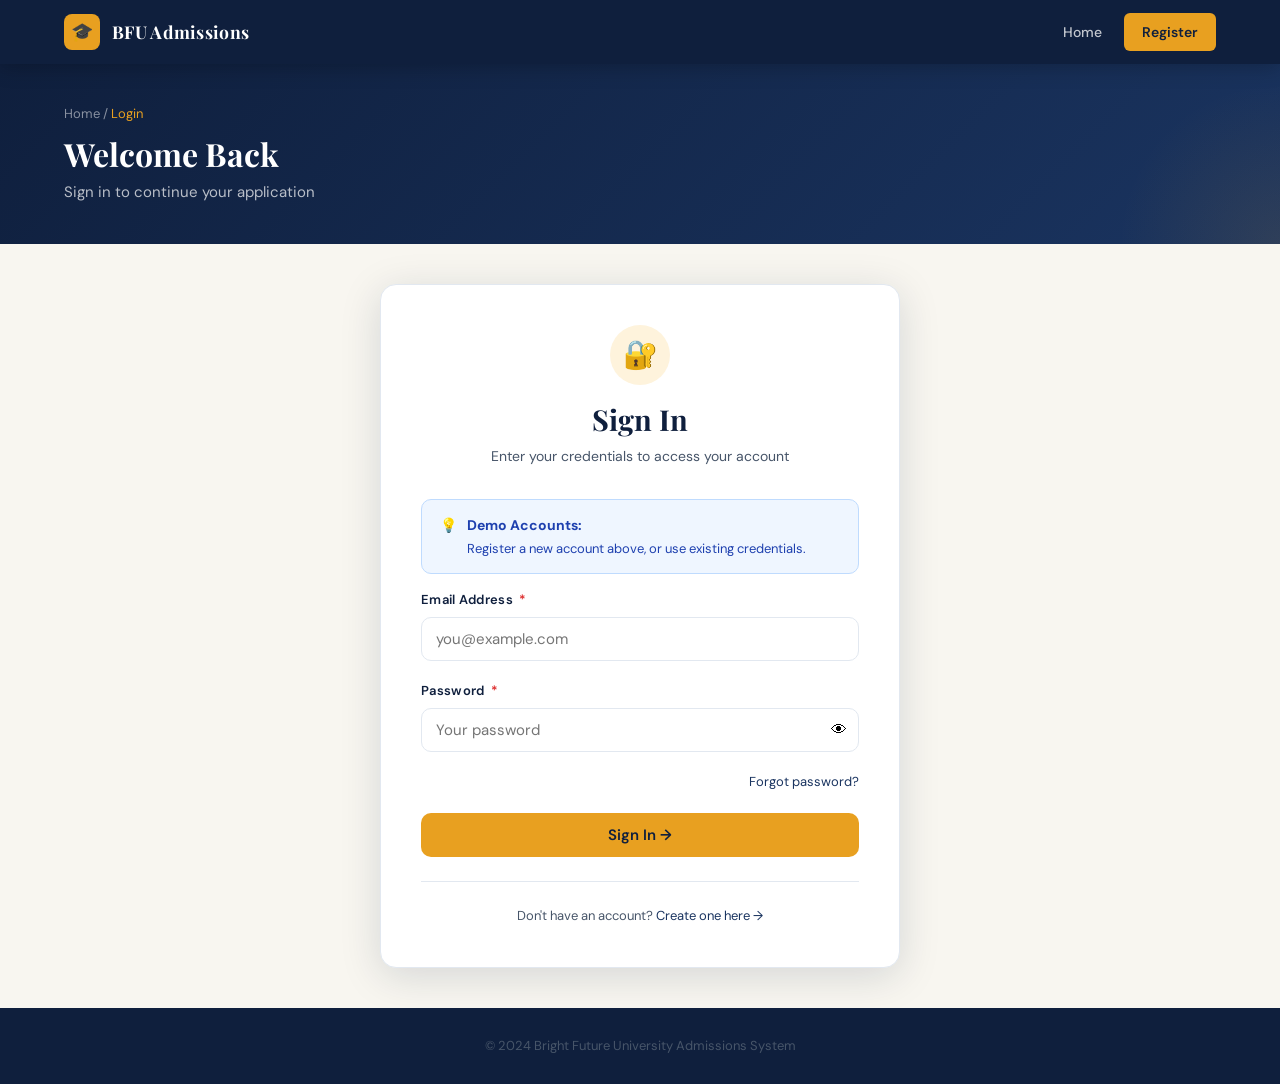
<file: frontend/login.html>
<!DOCTYPE html>
<html lang="en">
<head>
  <meta charset="UTF-8">
  <meta name="viewport" content="width=device-width, initial-scale=1.0">
  <title>Login — BFU Admissions</title>
  <link rel="stylesheet" href="style.css">
</head>
<body>

<nav class="navbar">
  <a href="index.html" class="navbar-brand">
    <div class="logo-icon">🎓</div>
    <span>BFU Admissions</span>
  </a>
  <div class="navbar-links">
    <a href="index.html" class="nav-link">Home</a>
    <a href="register.html" class="nav-link nav-btn">Register</a>
  </div>
</nav>

<div class="page-header">
  <div class="breadcrumb">Home / <span>Login</span></div>
  <h1>Welcome Back</h1>
  <p>Sign in to continue your application</p>
</div>

<div class="container">
  <div class="form-container">
    <div class="form-header">
      <div class="form-icon">🔐</div>
      <h2>Sign In</h2>
      <p>Enter your credentials to access your account</p>
    </div>

    <!-- Demo credentials hint -->
    <div class="alert alert-info" style="margin-bottom:16px;">
      <span>💡</span>
      <div>
        <strong>Demo Accounts:</strong><br>
        <span class="text-small">Register a new account above, or use existing credentials.</span>
      </div>
    </div>

    <div id="alert-box"></div>

    <form id="login-form" novalidate>
      <div class="form-group">
        <label for="email">Email Address <span class="required">*</span></label>
        <input type="email" id="email" placeholder="you@example.com" autocomplete="email">
      </div>

      <div class="form-group">
        <label for="password">Password <span class="required">*</span></label>
        <div style="position:relative;">
          <input type="password" id="password" placeholder="Your password" autocomplete="current-password">
          <button type="button" id="toggle-password"
            style="position:absolute;right:12px;top:50%;transform:translateY(-50%);background:none;border:none;cursor:pointer;font-size:16px;">
            👁
          </button>
        </div>
      </div>

      <div style="display:flex;justify-content:flex-end;margin-bottom:20px;">
        <a href="#" style="font-size:13px;color:var(--navy-mid);">Forgot password?</a>
      </div>

      <button type="submit" id="submit-btn" class="btn btn-primary" style="width:100%;justify-content:center;">
        Sign In →
      </button>
    </form>

    <hr class="divider">
    <p class="text-center text-small">
      Don't have an account? <a href="register.html">Create one here →</a>
    </p>
  </div>
</div>

<footer>
  <p>© 2024 Bright Future University Admissions System</p>
</footer>

<script src="script.js"></script>
<script>
  // Redirect if already logged in
  if (Auth.isLoggedIn()) {
    window.location.href = Auth.isAdmin() ? "admin.html" : "apply.html";
  }

  // Password toggle
  document.getElementById("toggle-password").addEventListener("click", function() {
    const pwd = document.getElementById("password");
    const isHidden = pwd.type === "password";
    pwd.type = isHidden ? "text" : "password";
    this.textContent = isHidden ? "🙈" : "👁";
  });

  // Login form submit
  document.getElementById("login-form").addEventListener("submit", async function(e) {
    e.preventDefault();
    clearAlert("alert-box");

    const email = document.getElementById("email").value.trim();
    const password = document.getElementById("password").value;

    // Validation
    if (!Validate.email(email)) {
      showFieldError("email", "Enter a valid email address.");
      return;
    }
    if (!password) {
      showFieldError("password", "Please enter your password.");
      return;
    }

    const btn = document.getElementById("submit-btn");
    setButtonLoading(btn, true);

    const result = await apiFetch("/auth/login", {
      method: "POST",
      body: JSON.stringify({ email, password })
    });

    setButtonLoading(btn, false, "Sign In →");

    if (result.success) {
      // Save user info to localStorage
      Auth.save({
        user_id: result.data.user_id,
        name: result.data.name,
        email: result.data.email,
        role: result.data.role,
        token: result.data.token
      });

      showAlert("alert-box", `✅ ${result.data.message} Redirecting...`, "success");

      // Redirect based on role
      setTimeout(() => {
        if (result.data.role === "admin") {
          window.location.href = "admin.html";
        } else {
          window.location.href = "apply.html";
        }
      }, 1200);
    } else {
      showAlert("alert-box", result.error || "Login failed. Check your credentials.", "error");
    }
  });
</script>
</body>
</html>
</file>
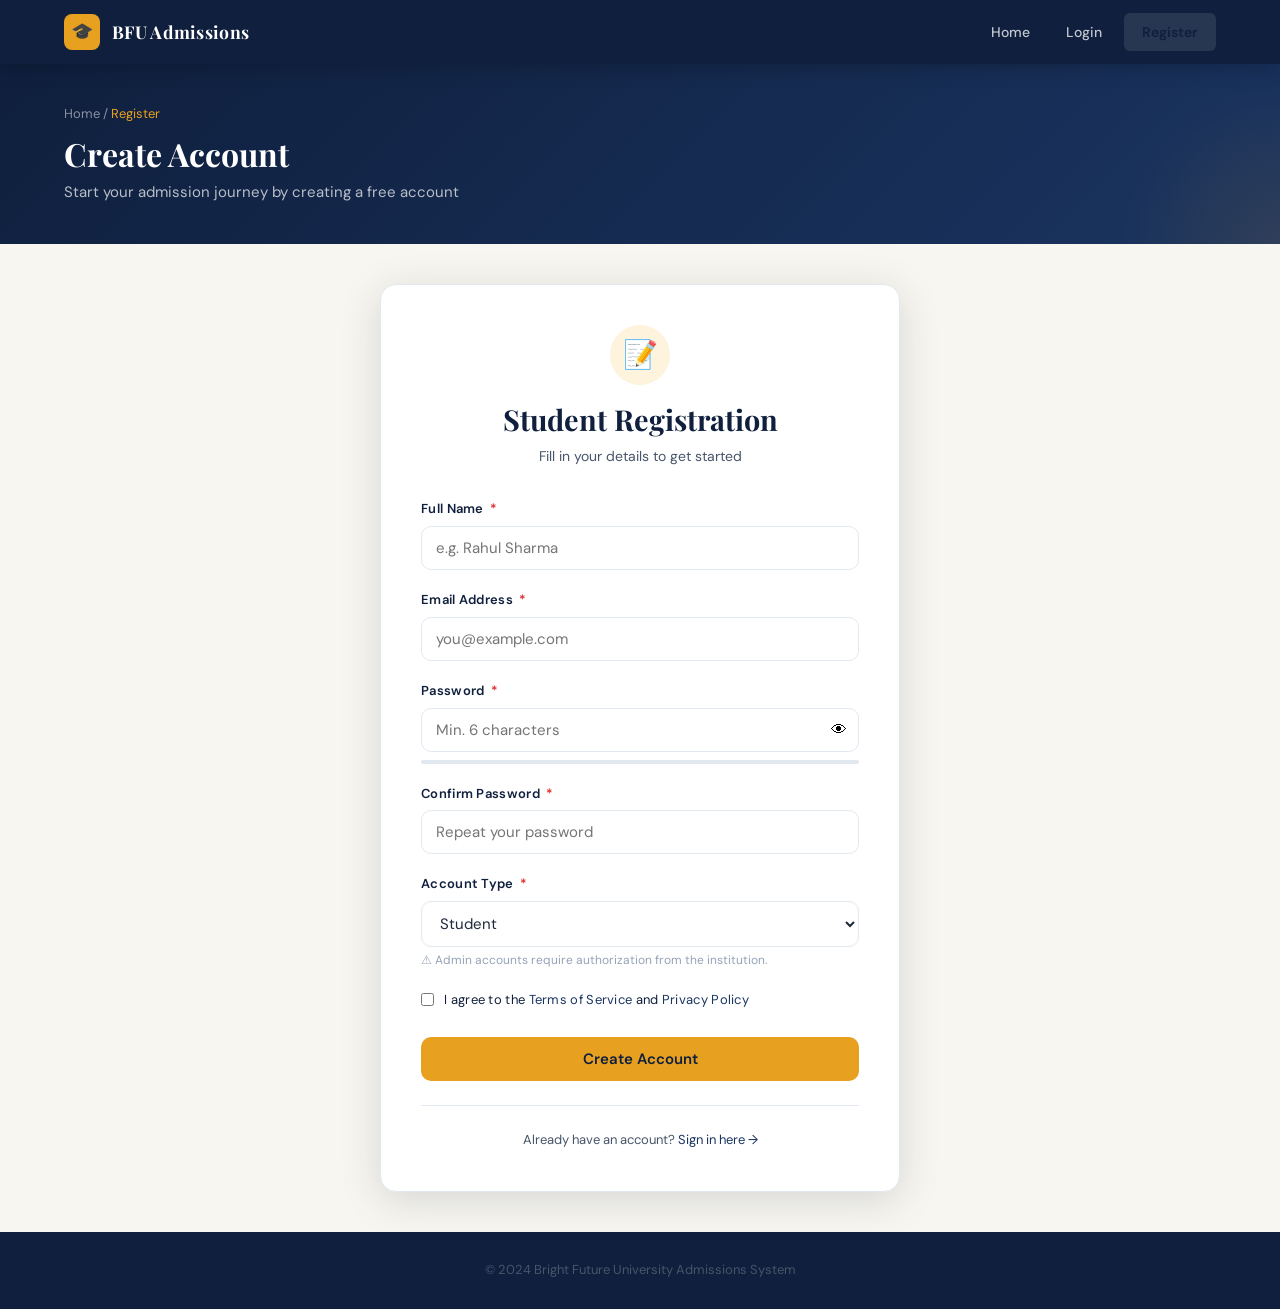
<file: frontend/register.html>
<!DOCTYPE html>
<html lang="en">
<head>
  <meta charset="UTF-8">
  <meta name="viewport" content="width=device-width, initial-scale=1.0">
  <title>Register — BFU Admissions</title>
  <link rel="stylesheet" href="style.css">
</head>
<body>

<nav class="navbar">
  <a href="index.html" class="navbar-brand">
    <div class="logo-icon">🎓</div>
    <span>BFU Admissions</span>
  </a>
  <div class="navbar-links">
    <a href="index.html" class="nav-link">Home</a>
    <a href="login.html" class="nav-link">Login</a>
    <a href="register.html" class="nav-link nav-btn">Register</a>
  </div>
</nav>

<div class="page-header">
  <div class="breadcrumb">Home / <span>Register</span></div>
  <h1>Create Account</h1>
  <p>Start your admission journey by creating a free account</p>
</div>

<div class="container">
  <div class="form-container">
    <div class="form-header">
      <div class="form-icon">📝</div>
      <h2>Student Registration</h2>
      <p>Fill in your details to get started</p>
    </div>

    <div id="alert-box"></div>

    <form id="register-form" novalidate>
      <div class="form-group">
        <label for="name">Full Name <span class="required">*</span></label>
        <input type="text" id="name" placeholder="e.g. Rahul Sharma" autocomplete="name">
      </div>

      <div class="form-group">
        <label for="email">Email Address <span class="required">*</span></label>
        <input type="email" id="email" placeholder="you@example.com" autocomplete="email">
      </div>

      <div class="form-group">
        <label for="password">Password <span class="required">*</span></label>
        <div style="position:relative;">
          <input type="password" id="password" placeholder="Min. 6 characters" autocomplete="new-password">
          <button type="button" id="toggle-password"
            style="position:absolute;right:12px;top:50%;transform:translateY(-50%);background:none;border:none;cursor:pointer;font-size:16px;">
            👁
          </button>
        </div>
        <div style="margin-top:8px;">
          <div id="strength-bar" style="height:4px;border-radius:4px;background:var(--border);overflow:hidden;">
            <div id="strength-fill" style="height:100%;width:0%;transition:all 0.3s;border-radius:4px;"></div>
          </div>
          <div id="strength-label" style="font-size:11px;margin-top:4px;color:var(--slate-light);"></div>
        </div>
      </div>

      <div class="form-group">
        <label for="confirm-password">Confirm Password <span class="required">*</span></label>
        <input type="password" id="confirm-password" placeholder="Repeat your password">
      </div>

      <div class="form-group">
        <label for="role">Account Type <span class="required">*</span></label>
        <select id="role">
          <option value="student">Student</option>
          <option value="admin">Administrator</option>
        </select>
        <div style="font-size:12px;color:var(--slate-light);margin-top:4px;">
          ⚠️ Admin accounts require authorization from the institution.
        </div>
      </div>

      <div class="form-group" style="display:flex;align-items:flex-start;gap:10px;">
        <input type="checkbox" id="agree" style="width:auto;margin-top:3px;">
        <label for="agree" style="font-weight:400;font-size:13px;">
          I agree to the <a href="#" style="color:var(--navy-mid);">Terms of Service</a> and
          <a href="#" style="color:var(--navy-mid);">Privacy Policy</a>
        </label>
      </div>

      <button type="submit" id="submit-btn" class="btn btn-primary" style="width:100%;justify-content:center;">
        Create Account
      </button>
    </form>

    <hr class="divider">
    <p class="text-center text-small">
      Already have an account? <a href="login.html">Sign in here →</a>
    </p>
  </div>
</div>

<footer>
  <p>© 2024 Bright Future University Admissions System</p>
</footer>

<script src="script.js"></script>
<script>
  // Redirect if already logged in
  if (Auth.isLoggedIn()) {
    window.location.href = Auth.isAdmin() ? "admin.html" : "apply.html";
  }

  // Password visibility toggle
  document.getElementById("toggle-password").addEventListener("click", function() {
    const pwd = document.getElementById("password");
    const isHidden = pwd.type === "password";
    pwd.type = isHidden ? "text" : "password";
    this.textContent = isHidden ? "🙈" : "👁";
  });

  // Password strength meter
  document.getElementById("password").addEventListener("input", function() {
    const val = this.value;
    const fill = document.getElementById("strength-fill");
    const label = document.getElementById("strength-label");
    
    let strength = 0;
    if (val.length >= 6) strength++;
    if (val.length >= 10) strength++;
    if (/[A-Z]/.test(val)) strength++;
    if (/[0-9]/.test(val)) strength++;
    if (/[^A-Za-z0-9]/.test(val)) strength++;

    const levels = [
      { pct: "0%",   color: "transparent", text: "" },
      { pct: "25%",  color: "#dc2626",     text: "Weak" },
      { pct: "50%",  color: "#d97706",     text: "Fair" },
      { pct: "75%",  color: "#2563eb",     text: "Good" },
      { pct: "100%", color: "#16a34a",     text: "Strong" },
    ];
    const lvl = levels[Math.min(strength, 4)];
    fill.style.width = lvl.pct;
    fill.style.background = lvl.color;
    label.textContent = lvl.text ? `Password strength: ${lvl.text}` : "";
    label.style.color = lvl.color;
  });

  // Live validation
  setupLiveValidation("name", v => Validate.minLength(v, 2), "Name must be at least 2 characters.");
  setupLiveValidation("email", v => Validate.email(v), "Please enter a valid email address.");
  setupLiveValidation("password", v => Validate.minLength(v, 6), "Password must be at least 6 characters.");

  // Form submission
  document.getElementById("register-form").addEventListener("submit", async function(e) {
    e.preventDefault();
    clearAlert("alert-box");

    const name = document.getElementById("name").value.trim();
    const email = document.getElementById("email").value.trim();
    const password = document.getElementById("password").value;
    const confirmPwd = document.getElementById("confirm-password").value;
    const role = document.getElementById("role").value;
    const agreed = document.getElementById("agree").checked;

    // Validation
    let hasErrors = false;
    if (!Validate.minLength(name, 2)) {
      showFieldError("name", "Please enter your full name."); hasErrors = true;
    }
    if (!Validate.email(email)) {
      showFieldError("email", "Enter a valid email address."); hasErrors = true;
    }
    if (!Validate.minLength(password, 6)) {
      showFieldError("password", "Password must be at least 6 characters."); hasErrors = true;
    }
    if (password !== confirmPwd) {
      showFieldError("confirm-password", "Passwords do not match."); hasErrors = true;
    }
    if (!agreed) {
      showAlert("alert-box", "Please agree to the Terms of Service to continue.", "warning");
      hasErrors = true;
    }
    if (hasErrors) return;

    // Submit
    const btn = document.getElementById("submit-btn");
    setButtonLoading(btn, true);

    const result = await apiFetch("/auth/register", {
      method: "POST",
      body: JSON.stringify({ name, email, password, role })
    });

    setButtonLoading(btn, false, "Create Account");

    if (result.success) {
      showAlert("alert-box", `🎉 ${result.data.message} Redirecting to login...`, "success");
      setTimeout(() => { window.location.href = "login.html"; }, 2000);
    } else {
      showAlert("alert-box", result.error || "Registration failed. Please try again.", "error");
    }
  });
</script>
</body>
</html>
</file>
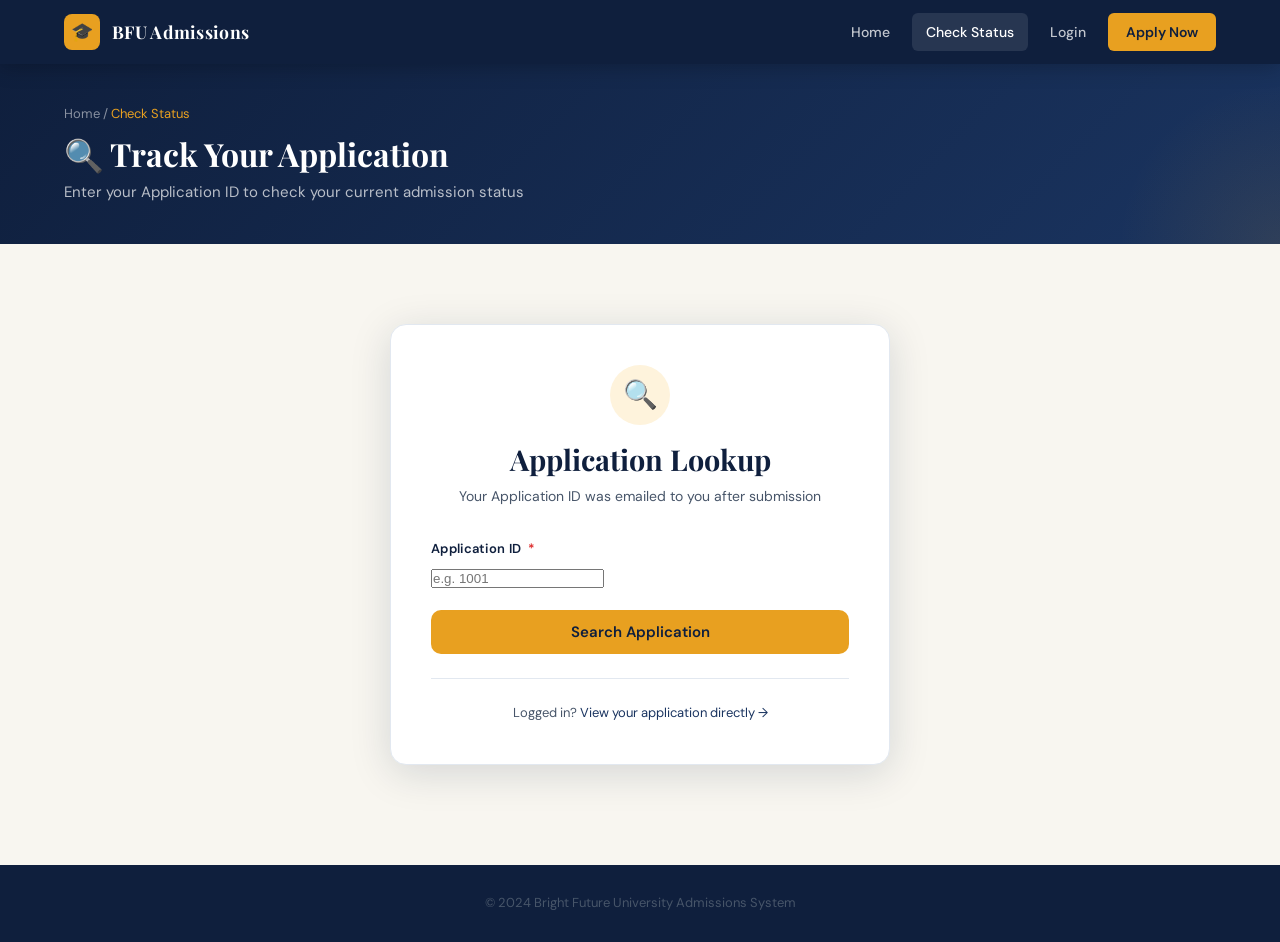
<file: frontend/status.html>
<!DOCTYPE html>
<html lang="en">
<head>
  <meta charset="UTF-8">
  <meta name="viewport" content="width=device-width, initial-scale=1.0">
  <title>Check Status — BFU Admissions</title>
  <link rel="stylesheet" href="style.css">
</head>
<body>

<nav class="navbar">
  <a href="index.html" class="navbar-brand">
    <div class="logo-icon">🎓</div>
    <span>BFU Admissions</span>
  </a>
  <div class="navbar-links">
    <a href="index.html" class="nav-link">Home</a>
    <a href="status.html" class="nav-link active">Check Status</a>
    <a href="login.html" class="nav-link nav-guest">Login</a>
    <a href="register.html" class="nav-link nav-btn nav-guest">Apply Now</a>
    <a href="apply.html" class="nav-link nav-auth hidden">My Application</a>
    <a href="#" onclick="logout()" class="nav-link nav-auth hidden" style="color:#fca5a5;">Logout</a>
  </div>
</nav>

<div class="page-header">
  <div class="breadcrumb">Home / <span>Check Status</span></div>
  <h1>🔍 Track Your Application</h1>
  <p>Enter your Application ID to check your current admission status</p>
</div>

<div class="container" style="padding-top:40px;padding-bottom:60px;">

  <!-- Search Box -->
  <div class="form-container" style="max-width:500px;">
    <div class="form-header">
      <div class="form-icon">🔍</div>
      <h2>Application Lookup</h2>
      <p>Your Application ID was emailed to you after submission</p>
    </div>

    <div id="alert-box"></div>

    <form id="status-form" novalidate>
      <div class="form-group">
        <label for="app-id">Application ID <span class="required">*</span></label>
        <input type="number" id="app-id" placeholder="e.g. 1001" min="1">
      </div>
      <button type="submit" id="search-btn" class="btn btn-primary" style="width:100%;justify-content:center;">
        Search Application
      </button>
    </form>

    <hr class="divider">
    <p class="text-center text-small">
      Logged in? <a href="apply.html">View your application directly →</a>
    </p>
  </div>

  <!-- Result Card -->
  <div id="result-section" class="hidden" style="max-width:680px;margin:32px auto 0;">
    <div class="card" id="result-card">
      <!-- Populated by JS -->
    </div>
  </div>

</div>

<footer>
  <p>© 2024 Bright Future University Admissions System</p>
</footer>

<script src="script.js"></script>
<script>
  // If student is logged in, auto-load their application
  const user = Auth.get();
  if (user && user.role === "student") {
    autoLoadStudentApp();
  }

  async function autoLoadStudentApp() {
    const result = await apiFetch(`/student/my-application/${user.user_id}`);
    if (result.success && result.data.application) {
      renderResult(result.data.application);
    }
  }

  document.getElementById("status-form").addEventListener("submit", async function(e) {
    e.preventDefault();
    clearAlert("alert-box");

    const appId = document.getElementById("app-id").value.trim();
    if (!appId || isNaN(appId) || Number(appId) < 1) {
      showFieldError("app-id", "Please enter a valid Application ID.");
      return;
    }

    const btn = document.getElementById("search-btn");
    setButtonLoading(btn, true);

    const result = await apiFetch(`/student/status/${appId}`);
    setButtonLoading(btn, false, "Search Application");

    if (result.success) {
      renderResult(result.data);
    } else {
      showAlert("alert-box", result.error || "Application not found. Check your ID.", "error");
      document.getElementById("result-section").classList.add("hidden");
    }
  });

  function renderResult(app) {
    const statusConfigs = {
      "Pending":  { color: "#d97706", bg: "#fffbeb", icon: "⏳", msg: "Your application is currently under review by our admissions committee. No action is required from you at this time." },
      "Approved": { color: "#16a34a", bg: "#f0fdf4", icon: "🎉", msg: "Congratulations! Your application has been approved. Please check your email for next steps and enrollment instructions." },
      "Rejected": { color: "#dc2626", bg: "#fef2f2", icon: "😔", msg: "We regret to inform you that your application was not successful this cycle. Please review the notes below." }
    };
    const cfg = statusConfigs[app.status] || { color: "#64748b", bg: "#f8fafc", icon: "📋", msg: "" };

    document.getElementById("result-card").innerHTML = `
      <!-- Status Banner -->
      <div style="background:${cfg.bg};border:2px solid ${cfg.color}33;border-radius:12px;padding:24px;text-align:center;margin-bottom:24px;">
        <div style="font-size:52px;margin-bottom:8px;">${cfg.icon}</div>
        <div style="font-size:22px;font-weight:700;color:${cfg.color};font-family:var(--font-display);">
          ${app.status}
        </div>
        <p style="color:var(--text-muted);font-size:14px;margin-top:8px;max-width:400px;margin-left:auto;margin-right:auto;">
          ${cfg.msg}
        </p>
      </div>

      <!-- Application Details -->
      <h3 style="margin-bottom:16px;">Application Details</h3>
      <table style="width:100%;border-collapse:collapse;">
        <tbody>
          ${[
            ["📋 Application ID", `<strong>#${app.id}</strong>`],
            ["👤 Applicant Name", app.full_name],
            ["🎓 Program Applied", app.course],
            ["📱 Phone", app.phone || "—"],
            ["📅 Submitted On", formatDate(app.created_at)],
            ["🔄 Last Updated", formatDate(app.updated_at)],
            ["📊 Status", getStatusBadge(app.status)],
          ].map(([label, val]) => `
            <tr style="border-bottom:1px solid var(--border);">
              <td style="padding:12px 8px;color:var(--slate);font-size:13px;width:40%;">${label}</td>
              <td style="padding:12px 8px;font-size:14px;">${val}</td>
            </tr>
          `).join("")}
        </tbody>
      </table>

      ${app.admin_notes ? `
        <div style="margin-top:20px;background:var(--off-white);border-radius:8px;padding:16px;border-left:4px solid ${cfg.color};">
          <strong style="font-size:13px;color:var(--navy);">📝 Notes from Admissions Committee:</strong>
          <p style="margin-top:6px;font-size:14px;">${app.admin_notes}</p>
        </div>
      ` : ""}

      <!-- Progress Timeline -->
      <div style="margin-top:28px;">
        <h3 style="margin-bottom:16px;">Application Timeline</h3>
        <div style="display:flex;align-items:flex-start;gap:0;">
          ${renderTimeline(app.status)}
        </div>
      </div>

      <div style="margin-top:24px;text-align:center;">
        <a href="index.html" class="btn btn-secondary btn-sm">← Back to Home</a>
      </div>
    `;

    document.getElementById("result-section").classList.remove("hidden");
    document.getElementById("result-section").scrollIntoView({ behavior: "smooth" });
  }

  function renderTimeline(status) {
    const steps = [
      { label: "Application Submitted", key: "submitted" },
      { label: "Under Review", key: "review" },
      { label: "Decision Made", key: "decision" },
    ];

    const activeIndex = status === "Pending" ? 1 : 2;

    return `<div style="display:flex;align-items:center;width:100%;">` +
      steps.map((step, i) => {
        const isActive = i <= activeIndex;
        const isCurrent = i === activeIndex;
        return `
          <div style="display:flex;align-items:center;flex:1;">
            <div style="flex-shrink:0;text-align:center;">
              <div style="width:36px;height:36px;border-radius:50%;
                background:${isActive ? "var(--navy)" : "var(--border)"};
                color:${isActive ? "var(--white)" : "var(--slate-light)"};
                display:flex;align-items:center;justify-content:center;
                font-size:14px;font-weight:700;
                ${isCurrent ? "box-shadow:0 0 0 4px rgba(15,31,61,0.15);" : ""}">
                ${isActive ? "✓" : i + 1}
              </div>
              <div style="font-size:11px;margin-top:6px;color:${isActive ? "var(--navy)" : "var(--slate-light)"};font-weight:${isCurrent ? "600" : "400"};max-width:80px;">
                ${step.label}
              </div>
            </div>
            ${i < steps.length - 1 ? `
              <div style="flex:1;height:2px;background:${i < activeIndex ? "var(--navy)" : "var(--border)"};margin:0 4px;margin-bottom:20px;"></div>
            ` : ""}
          </div>
        `;
      }).join("") +
    `</div>`;
  }
</script>
</body>
</html>
</file>
<file: frontend/style.css>
/* style.css - Global styles for Student Admission Automation System */
/* Design: Academic/institutional with warm amber accents on deep navy */

@import url('https://fonts.googleapis.com/css2?family=Playfair+Display:wght@400;600;700&family=DM+Sans:wght@300;400;500;600&display=swap');

/* ─────────────────────────────────────────────
   CSS Variables (Design Tokens)
───────────────────────────────────────────── */
:root {
  --navy: #0f1f3d;
  --navy-mid: #1a3460;
  --navy-light: #243d6e;
  --amber: #e8a020;
  --amber-light: #f5bb4a;
  --amber-pale: #fef3dc;
  --white: #ffffff;
  --off-white: #f8f6f0;
  --slate: #64748b;
  --slate-light: #94a3b8;
  --text: #1e293b;
  --text-muted: #475569;
  --success: #16a34a;
  --success-bg: #f0fdf4;
  --error: #dc2626;
  --error-bg: #fef2f2;
  --warning: #d97706;
  --warning-bg: #fffbeb;
  --border: #e2e8f0;
  --radius: 10px;
  --radius-lg: 16px;
  --shadow: 0 4px 16px rgba(15,31,61,0.10);
  --shadow-lg: 0 8px 40px rgba(15,31,61,0.15);
  --font-display: 'Playfair Display', Georgia, serif;
  --font-body: 'DM Sans', system-ui, sans-serif;
  --transition: all 0.2s ease;
}

/* ─────────────────────────────────────────────
   Reset & Base
───────────────────────────────────────────── */
*, *::before, *::after { box-sizing: border-box; margin: 0; padding: 0; }

html { scroll-behavior: smooth; }

body {
  font-family: var(--font-body);
  font-size: 15px;
  color: var(--text);
  background: var(--off-white);
  min-height: 100vh;
  line-height: 1.6;
}

/* ─────────────────────────────────────────────
   Typography
───────────────────────────────────────────── */
h1, h2, h3 {
  font-family: var(--font-display);
  font-weight: 700;
  line-height: 1.3;
  color: var(--navy);
}
h1 { font-size: 2.4rem; }
h2 { font-size: 1.8rem; }
h3 { font-size: 1.3rem; }
p { color: var(--text-muted); }

a { color: var(--navy-mid); text-decoration: none; transition: var(--transition); }
a:hover { color: var(--amber); }

/* ─────────────────────────────────────────────
   Navigation
───────────────────────────────────────────── */
.navbar {
  background: var(--navy);
  padding: 0 5%;
  display: flex;
  align-items: center;
  justify-content: space-between;
  height: 64px;
  position: sticky;
  top: 0;
  z-index: 100;
  box-shadow: 0 2px 20px rgba(0,0,0,0.25);
}

.navbar-brand {
  display: flex;
  align-items: center;
  gap: 12px;
  text-decoration: none;
}

.navbar-brand .logo-icon {
  width: 36px; height: 36px;
  background: var(--amber);
  border-radius: 8px;
  display: flex; align-items: center; justify-content: center;
  font-size: 18px;
}

.navbar-brand span {
  font-family: var(--font-display);
  color: var(--white);
  font-size: 1.1rem;
  font-weight: 700;
  letter-spacing: 0.3px;
}

.navbar-links { display: flex; align-items: center; gap: 8px; }

.nav-link {
  color: rgba(255,255,255,0.75);
  padding: 8px 14px;
  border-radius: 6px;
  font-size: 14px;
  font-weight: 500;
  transition: var(--transition);
  text-decoration: none;
}
.nav-link:hover, .nav-link.active {
  background: rgba(255,255,255,0.1);
  color: var(--white);
}

.nav-btn {
  background: var(--amber);
  color: var(--navy) !important;
  font-weight: 600;
  padding: 8px 18px;
  border-radius: 6px;
}
.nav-btn:hover { background: var(--amber-light); }

/* ─────────────────────────────────────────────
   Hero Section
───────────────────────────────────────────── */
.hero {
  background: linear-gradient(135deg, var(--navy) 0%, var(--navy-mid) 60%, #2d4a8a 100%);
  padding: 80px 5% 60px;
  position: relative;
  overflow: hidden;
}

.hero::before {
  content: '';
  position: absolute;
  top: -60px; right: -60px;
  width: 400px; height: 400px;
  background: radial-gradient(circle, rgba(232,160,32,0.15) 0%, transparent 70%);
  border-radius: 50%;
}

.hero::after {
  content: '';
  position: absolute;
  bottom: -80px; left: 20%;
  width: 300px; height: 300px;
  background: radial-gradient(circle, rgba(232,160,32,0.08) 0%, transparent 70%);
  border-radius: 50%;
}

.hero-content { position: relative; z-index: 1; max-width: 680px; }

.hero-badge {
  display: inline-flex;
  align-items: center;
  gap: 6px;
  background: rgba(232,160,32,0.15);
  border: 1px solid rgba(232,160,32,0.3);
  color: var(--amber-light);
  font-size: 13px;
  font-weight: 600;
  padding: 6px 14px;
  border-radius: 999px;
  margin-bottom: 20px;
  letter-spacing: 0.5px;
}

.hero h1 {
  color: var(--white);
  font-size: 3rem;
  margin-bottom: 16px;
  line-height: 1.15;
}

.hero h1 span { color: var(--amber); }

.hero p {
  color: rgba(255,255,255,0.75);
  font-size: 1.1rem;
  max-width: 520px;
  margin-bottom: 32px;
}

.hero-actions { display: flex; gap: 14px; flex-wrap: wrap; }

/* ─────────────────────────────────────────────
   Buttons
───────────────────────────────────────────── */
.btn {
  display: inline-flex;
  align-items: center;
  gap: 8px;
  padding: 12px 24px;
  border-radius: var(--radius);
  font-family: var(--font-body);
  font-size: 15px;
  font-weight: 600;
  cursor: pointer;
  border: none;
  transition: var(--transition);
  text-decoration: none;
}

.btn-primary {
  background: var(--amber);
  color: var(--navy);
}
.btn-primary:hover {
  background: var(--amber-light);
  transform: translateY(-1px);
  box-shadow: 0 4px 16px rgba(232,160,32,0.4);
  color: var(--navy);
}

.btn-outline {
  background: transparent;
  border: 2px solid rgba(255,255,255,0.3);
  color: var(--white);
}
.btn-outline:hover {
  border-color: var(--amber);
  color: var(--amber);
  background: rgba(232,160,32,0.05);
}

.btn-secondary {
  background: var(--navy);
  color: var(--white);
}
.btn-secondary:hover {
  background: var(--navy-mid);
  transform: translateY(-1px);
}

.btn-success {
  background: var(--success);
  color: var(--white);
}
.btn-success:hover { background: #15803d; }

.btn-danger {
  background: var(--error);
  color: var(--white);
}
.btn-danger:hover { background: #b91c1c; }

.btn-sm { padding: 8px 16px; font-size: 13px; }
.btn-lg { padding: 15px 32px; font-size: 16px; }
.btn[disabled] { opacity: 0.6; cursor: not-allowed; }

/* ─────────────────────────────────────────────
   Cards & Containers
───────────────────────────────────────────── */
.container { max-width: 1100px; margin: 0 auto; padding: 0 5%; }

.section { padding: 60px 5%; }
.section-title {
  text-align: center;
  margin-bottom: 40px;
}
.section-title h2 { margin-bottom: 10px; }
.section-title p { color: var(--slate); }

.card {
  background: var(--white);
  border-radius: var(--radius-lg);
  box-shadow: var(--shadow);
  padding: 28px;
  border: 1px solid var(--border);
  transition: var(--transition);
}
.card:hover { box-shadow: var(--shadow-lg); }

.stats-grid {
  display: grid;
  grid-template-columns: repeat(auto-fit, minmax(180px, 1fr));
  gap: 20px;
  margin: 32px 0;
}

.stat-card {
  background: var(--white);
  border-radius: var(--radius-lg);
  padding: 24px;
  text-align: center;
  border: 1px solid var(--border);
  box-shadow: var(--shadow);
}
.stat-number {
  font-family: var(--font-display);
  font-size: 2.5rem;
  font-weight: 700;
  color: var(--navy);
  line-height: 1;
}
.stat-label { font-size: 13px; color: var(--slate); margin-top: 6px; }

/* ─────────────────────────────────────────────
   Forms
───────────────────────────────────────────── */
.form-container {
  max-width: 520px;
  margin: 40px auto;
  background: var(--white);
  border-radius: var(--radius-lg);
  box-shadow: var(--shadow-lg);
  padding: 40px;
  border: 1px solid var(--border);
}

.form-header {
  text-align: center;
  margin-bottom: 32px;
}
.form-header .form-icon {
  width: 60px; height: 60px;
  background: var(--amber-pale);
  border-radius: 50%;
  display: flex; align-items: center; justify-content: center;
  font-size: 28px;
  margin: 0 auto 16px;
}
.form-header h2 { margin-bottom: 6px; }
.form-header p { font-size: 14px; }

.form-group { margin-bottom: 20px; }

label {
  display: block;
  font-size: 13px;
  font-weight: 600;
  color: var(--navy);
  margin-bottom: 6px;
  letter-spacing: 0.3px;
}

label .required { color: var(--error); margin-left: 3px; }

input[type="text"],
input[type="email"],
input[type="password"],
input[type="tel"],
select,
textarea {
  width: 100%;
  padding: 11px 14px;
  border: 1.5px solid var(--border);
  border-radius: var(--radius);
  font-family: var(--font-body);
  font-size: 15px;
  color: var(--text);
  background: var(--white);
  transition: var(--transition);
  outline: none;
}

input:focus, select:focus, textarea:focus {
  border-color: var(--navy-mid);
  box-shadow: 0 0 0 3px rgba(26,52,96,0.1);
}

input.error { border-color: var(--error); }
input.success { border-color: var(--success); }

textarea { resize: vertical; min-height: 90px; }

.field-error {
  color: var(--error);
  font-size: 12px;
  margin-top: 4px;
  display: flex;
  align-items: center;
  gap: 4px;
}

.form-row { display: grid; grid-template-columns: 1fr 1fr; gap: 16px; }

/* File Upload */
.file-upload-area {
  border: 2px dashed var(--border);
  border-radius: var(--radius);
  padding: 32px 20px;
  text-align: center;
  cursor: pointer;
  transition: var(--transition);
  background: var(--off-white);
}
.file-upload-area:hover, .file-upload-area.dragover {
  border-color: var(--navy-mid);
  background: #f0f4ff;
}
.file-upload-area .upload-icon { font-size: 36px; margin-bottom: 8px; }
.file-upload-area p { font-size: 14px; margin: 4px 0; }
.file-upload-area .upload-hint { font-size: 12px; color: var(--slate-light); }
.file-list { margin-top: 12px; text-align: left; }
.file-item {
  display: flex;
  align-items: center;
  gap: 8px;
  padding: 8px 12px;
  background: var(--success-bg);
  border-radius: 6px;
  font-size: 13px;
  margin-top: 6px;
  color: var(--success);
}

/* ─────────────────────────────────────────────
   Alerts & Messages
───────────────────────────────────────────── */
.alert {
  padding: 14px 18px;
  border-radius: var(--radius);
  font-size: 14px;
  display: flex;
  align-items: flex-start;
  gap: 10px;
  margin: 16px 0;
  animation: slideIn 0.3s ease;
}
.alert-success { background: var(--success-bg); color: #166534; border: 1px solid #bbf7d0; }
.alert-error { background: var(--error-bg); color: #991b1b; border: 1px solid #fca5a5; }
.alert-warning { background: var(--warning-bg); color: #92400e; border: 1px solid #fcd34d; }
.alert-info { background: #eff6ff; color: #1e40af; border: 1px solid #bfdbfe; }

@keyframes slideIn {
  from { opacity: 0; transform: translateY(-8px); }
  to { opacity: 1; transform: translateY(0); }
}

/* ─────────────────────────────────────────────
   Status Badges
───────────────────────────────────────────── */
.badge {
  display: inline-flex;
  align-items: center;
  gap: 5px;
  padding: 4px 12px;
  border-radius: 999px;
  font-size: 12px;
  font-weight: 600;
  letter-spacing: 0.4px;
}
.badge-pending { background: var(--warning-bg); color: var(--warning); border: 1px solid #fcd34d; }
.badge-approved { background: var(--success-bg); color: var(--success); border: 1px solid #86efac; }
.badge-rejected { background: var(--error-bg); color: var(--error); border: 1px solid #fca5a5; }

/* ─────────────────────────────────────────────
   Tables (Admin)
───────────────────────────────────────────── */
.table-wrapper {
  background: var(--white);
  border-radius: var(--radius-lg);
  box-shadow: var(--shadow);
  overflow: hidden;
  border: 1px solid var(--border);
}

table { width: 100%; border-collapse: collapse; }
thead { background: var(--navy); }
thead th {
  padding: 14px 16px;
  text-align: left;
  font-size: 12px;
  font-weight: 600;
  color: rgba(255,255,255,0.85);
  letter-spacing: 0.8px;
  text-transform: uppercase;
}
tbody tr { border-bottom: 1px solid var(--border); transition: var(--transition); }
tbody tr:last-child { border-bottom: none; }
tbody tr:hover { background: #fafbff; }
td { padding: 14px 16px; font-size: 14px; color: var(--text); }

/* ─────────────────────────────────────────────
   Features Section (Home)
───────────────────────────────────────────── */
.features-grid {
  display: grid;
  grid-template-columns: repeat(auto-fit, minmax(240px, 1fr));
  gap: 24px;
}

.feature-card {
  background: var(--white);
  border-radius: var(--radius-lg);
  padding: 28px;
  border: 1px solid var(--border);
  box-shadow: var(--shadow);
  transition: var(--transition);
  position: relative;
  overflow: hidden;
}
.feature-card::before {
  content: '';
  position: absolute;
  top: 0; left: 0;
  width: 4px; height: 100%;
  background: var(--amber);
}
.feature-card:hover { transform: translateY(-3px); box-shadow: var(--shadow-lg); }
.feature-icon { font-size: 32px; margin-bottom: 16px; }
.feature-card h3 { font-size: 1.1rem; margin-bottom: 8px; }
.feature-card p { font-size: 14px; line-height: 1.7; }

/* ─────────────────────────────────────────────
   Page Header (Inner pages)
───────────────────────────────────────────── */
.page-header {
  background: linear-gradient(135deg, var(--navy) 0%, var(--navy-mid) 100%);
  padding: 40px 5%;
  position: relative;
}
.page-header::after {
  content: '';
  position: absolute;
  bottom: 0; right: 0;
  width: 200px; height: 100%;
  background: radial-gradient(circle at right bottom, rgba(232,160,32,0.1), transparent 60%);
}
.page-header h1 { color: var(--white); font-size: 2rem; margin-bottom: 6px; }
.page-header p { color: rgba(255,255,255,0.7); }
.page-header .breadcrumb {
  font-size: 13px;
  color: rgba(255,255,255,0.5);
  margin-bottom: 8px;
}
.page-header .breadcrumb span { color: var(--amber); }

/* ─────────────────────────────────────────────
   Loading Spinner
───────────────────────────────────────────── */
.spinner {
  display: inline-block;
  width: 18px; height: 18px;
  border: 2px solid rgba(255,255,255,0.3);
  border-top-color: var(--white);
  border-radius: 50%;
  animation: spin 0.7s linear infinite;
  vertical-align: middle;
}
@keyframes spin { to { transform: rotate(360deg); } }

/* ─────────────────────────────────────────────
   Footer
───────────────────────────────────────────── */
footer {
  background: var(--navy);
  color: rgba(255,255,255,0.5);
  text-align: center;
  padding: 28px 5%;
  font-size: 13px;
  margin-top: auto;
}
footer a { color: var(--amber); }

/* ─────────────────────────────────────────────
   Admin Sidebar Layout
───────────────────────────────────────────── */
.admin-layout { display: flex; min-height: calc(100vh - 64px); }

.sidebar {
  width: 240px;
  background: var(--navy);
  padding: 24px 0;
  position: sticky;
  top: 64px;
  height: calc(100vh - 64px);
  overflow-y: auto;
  flex-shrink: 0;
}

.sidebar-section { padding: 0 16px; margin-bottom: 24px; }
.sidebar-label {
  font-size: 10px;
  font-weight: 700;
  color: rgba(255,255,255,0.35);
  letter-spacing: 1.5px;
  text-transform: uppercase;
  padding: 0 8px;
  margin-bottom: 8px;
}

.sidebar-link {
  display: flex;
  align-items: center;
  gap: 10px;
  padding: 10px 12px;
  border-radius: 8px;
  color: rgba(255,255,255,0.65);
  font-size: 14px;
  font-weight: 500;
  transition: var(--transition);
  text-decoration: none;
  margin-bottom: 2px;
}
.sidebar-link:hover, .sidebar-link.active {
  background: rgba(255,255,255,0.1);
  color: var(--white);
}
.sidebar-link.active { color: var(--amber); }
.sidebar-link .icon { font-size: 16px; width: 20px; text-align: center; }

.admin-main { flex: 1; padding: 32px; overflow-x: auto; }

/* ─────────────────────────────────────────────
   Modal
───────────────────────────────────────────── */
.modal-overlay {
  position: fixed;
  inset: 0;
  background: rgba(15,31,61,0.6);
  display: flex;
  align-items: center;
  justify-content: center;
  z-index: 1000;
  backdrop-filter: blur(4px);
  animation: fadeIn 0.2s ease;
}
.modal-box {
  background: var(--white);
  border-radius: var(--radius-lg);
  padding: 32px;
  max-width: 480px;
  width: 90%;
  box-shadow: 0 20px 60px rgba(0,0,0,0.3);
  animation: slideUp 0.3s ease;
}
@keyframes fadeIn { from { opacity: 0; } to { opacity: 1; } }
@keyframes slideUp { from { opacity: 0; transform: translateY(20px); } to { opacity: 1; transform: translateY(0); } }

.modal-header { display: flex; justify-content: space-between; align-items: center; margin-bottom: 20px; }
.modal-close {
  background: none; border: none; font-size: 20px;
  cursor: pointer; color: var(--slate); transition: var(--transition);
}
.modal-close:hover { color: var(--error); }

/* ─────────────────────────────────────────────
   Responsive
───────────────────────────────────────────── */
@media (max-width: 768px) {
  .hero h1 { font-size: 2rem; }
  .form-container { padding: 24px; margin: 20px; }
  .form-row { grid-template-columns: 1fr; }
  .admin-layout { flex-direction: column; }
  .sidebar { width: 100%; height: auto; position: static; }
  .admin-main { padding: 20px; }
  .navbar-links .nav-link:not(.nav-btn) { display: none; }
  table { font-size: 13px; }
  td, th { padding: 10px 12px; }
}

/* ─────────────────────────────────────────────
   Utility Classes
───────────────────────────────────────────── */
.text-center { text-align: center; }
.text-muted { color: var(--slate); }
.text-small { font-size: 13px; }
.mt-8 { margin-top: 8px; }
.mt-16 { margin-top: 16px; }
.mt-24 { margin-top: 24px; }
.mb-16 { margin-bottom: 16px; }
.mb-24 { margin-bottom: 24px; }
.flex { display: flex; align-items: center; gap: 10px; }
.divider { border: none; border-top: 1px solid var(--border); margin: 24px 0; }
.hidden { display: none !important; }
</file>
